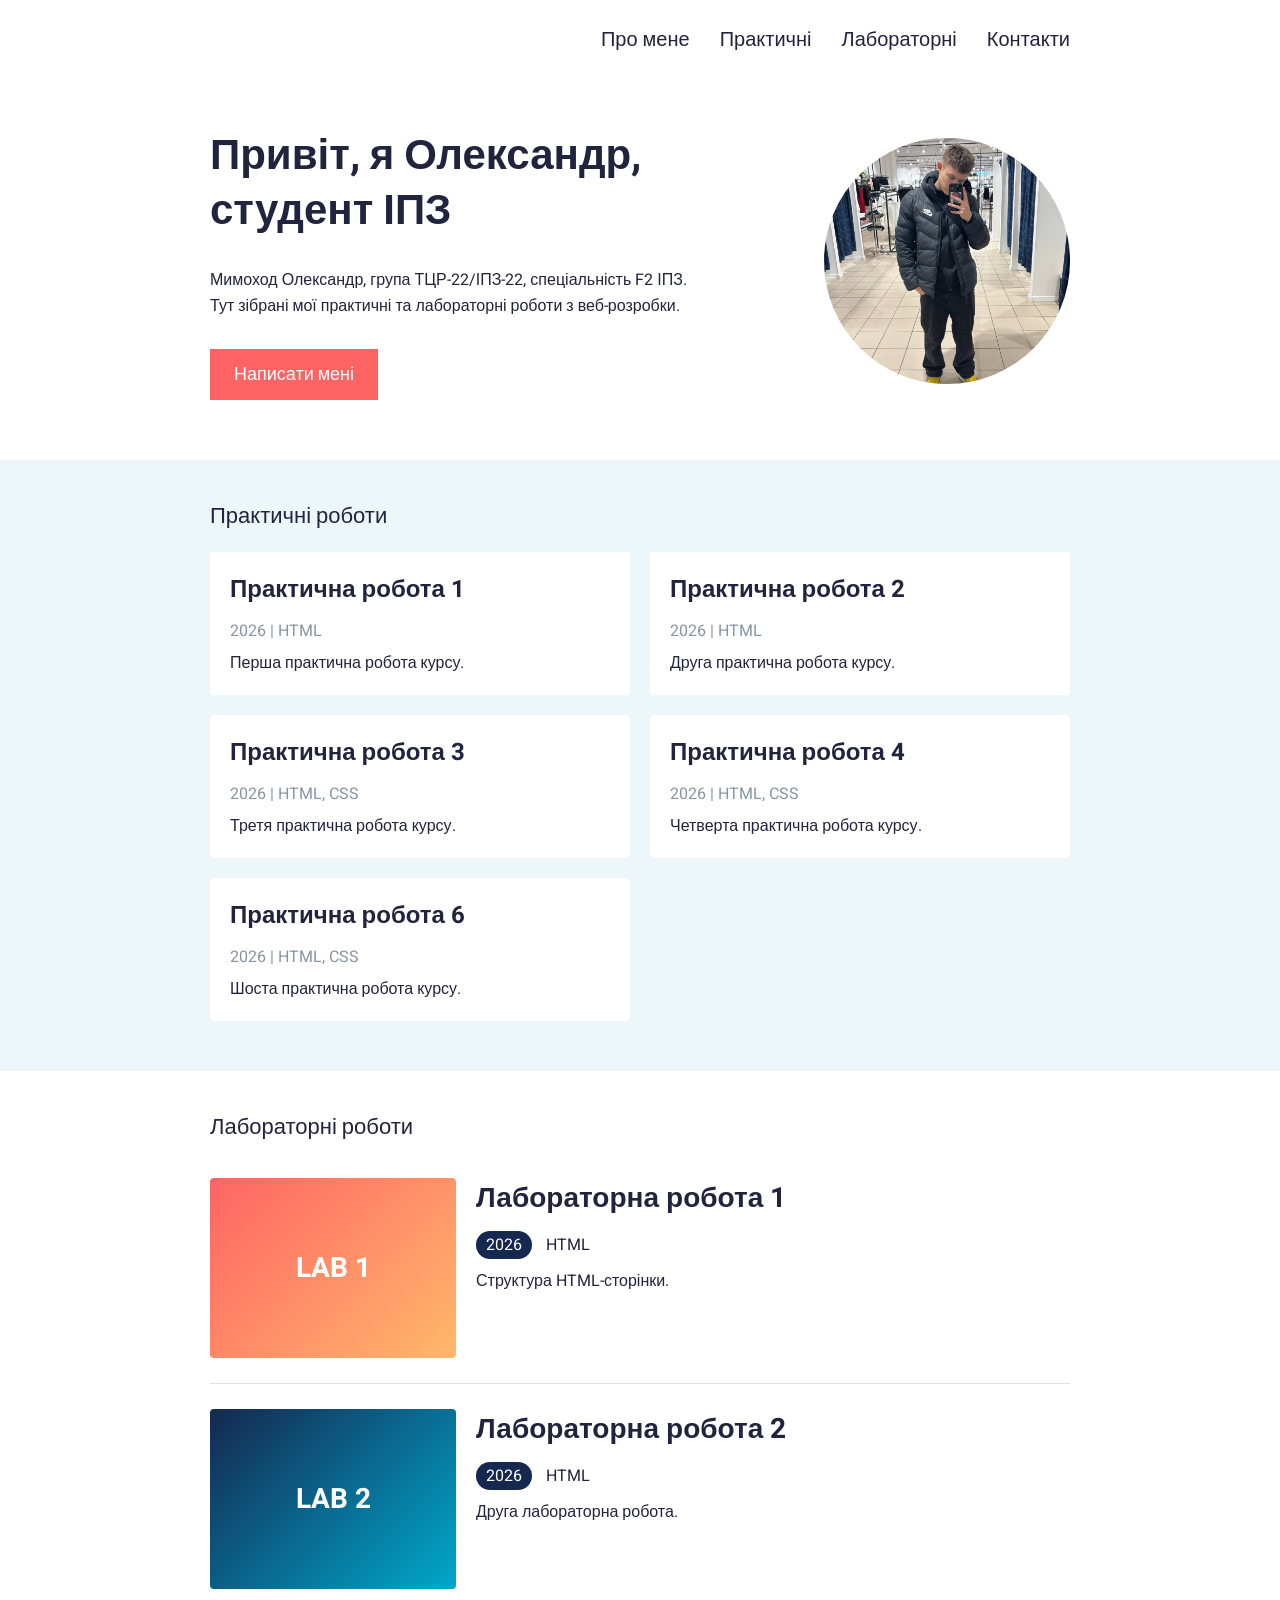
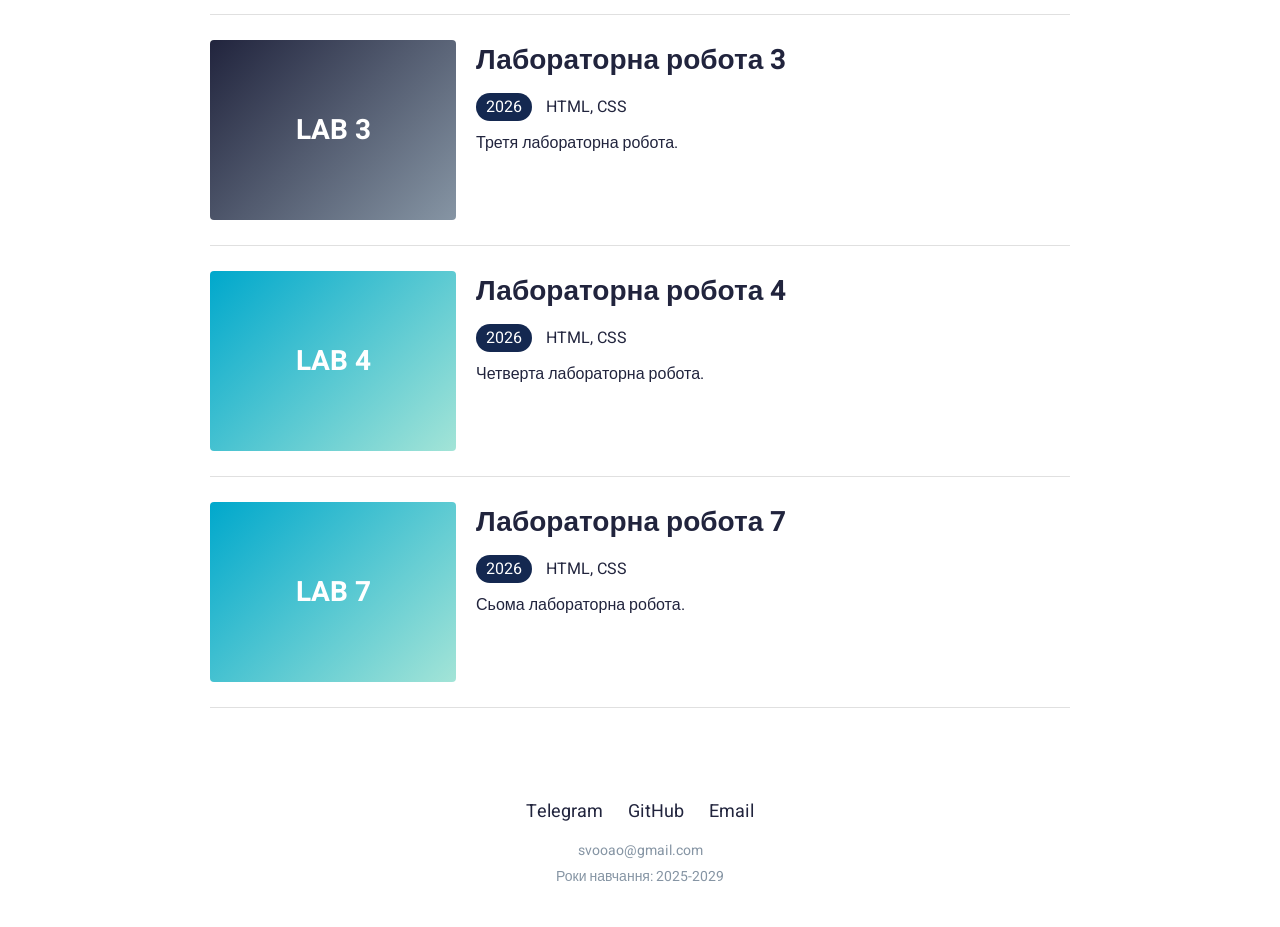
<file: index.html>
<!DOCTYPE html>
<html lang="uk">
<head>
    <meta charset="UTF-8">
    <meta name="viewport" content="width=device-width, initial-scale=1.0">
    <title>Особистий веб-сайт Мимохода Олександра</title>
    <link href="https://fonts.googleapis.com/css2?family=Heebo:wght@400;700&display=swap" rel="stylesheet">
    <link rel="stylesheet" href="style.css">
</head>

<body>


<header>
    <div class="container">
        <nav>
            <a href="#about">Про мене</a>
            <a href="#practical">Практичні</a>
            <a href="#laboratory">Лабораторні</a>
            <a href="#contacts">Контакти</a>
        </nav>
    </div>
</header>

<section id="about" class="hero">
    <div class="container hero-content">
        <div class="hero-text">
            <h1>Привіт, я Олександр,<br>студент ІПЗ</h1>
            <p>Мимоход Олександр, група ТЦР-22/ІПЗ-22, спеціальність F2 ІПЗ.
                Тут зібрані мої практичні та лабораторні роботи з веб-розробки.</p>
            <a href="mailto:svooao@gmail.com" class="btn">Написати мені</a>
        </div>
        <div class="hero-photo">
            <img src="PR1/images/photo.jpg" alt="Моє фото" width="246" height="246">
        </div>
    </div>
</section>


<section id="practical" class="practical-section">
    <div class="container">
        <h2>Практичні роботи</h2>
        <div class="cards">
            <div class="card">
                <h3><a href="PR1/practical1.html">Практична робота 1</a></h3>
                <p class="date">2026 | HTML</p>
                <p>Перша практична робота курсу.</p>
            </div>
            <div class="card">
                <h3><a href="LAB1/lab1.html">Практична робота 2</a></h3>
                <p class="date">2026 | HTML</p>
                <p>Друга практична робота курсу.</p>
            </div>
            <div class="card">
                <h3><a href="LAB3/lab3.html">Практична робота 3</a></h3>
                <p class="date">2026 | HTML, CSS</p>
                <p>Третя практична робота курсу.</p>
            </div>
            <div class="card">
                <h3><a href="PR4/PR4.html">Практична робота 4</a></h3>
                <p class="date">2026 | HTML, CSS</p>
                <p>Четверта практична робота курсу.</p>
            </div>
            <div class="card">
                <h3><a href="LAB6PR6/LAB6PR6.html">Практична робота 6</a></h3>
                <p class="date">2026 | HTML, CSS</p>
                <p>Шоста практична робота курсу.</p>
            </div>
        </div>
    </div>
</section>


<section id="laboratory">
    <div class="container">
        <h2>Лабораторні роботи</h2>

        <div class="lab-item">
            <a href="LAB1/lab1.html" class="lab-thumb" style="background: linear-gradient(135deg, #FF6464, #FFB86B);">
                LAB 1
            </a>
            <div>
                <h3><a href="LAB1/lab1.html">Лабораторна робота 1</a></h3>
                <p><span class="badge">2026</span> HTML</p>
                <p>Структура HTML-сторінки.</p>
            </div>
        </div>

        <div class="lab-item">
            <a href="LAB2/lab2.html" class="lab-thumb" style="background: linear-gradient(135deg, #142850, #00A8CC);">
                LAB 2
            </a>
            <div>
                <h3><a href="LAB2/lab2.html">Лабораторна робота 2</a></h3>
                <p><span class="badge">2026</span> HTML</p>
                <p>Друга лабораторна робота.</p>
            </div>
        </div>

        <div class="lab-item">
            <a href="LAB3/lab3.html" class="lab-thumb" style="background: linear-gradient(135deg, #21243D, #8695A4);">
                LAB 3
            </a>
            <div>
                <h3><a href="LAB3/lab3.html">Лабораторна робота 3</a></h3>
                <p><span class="badge">2026</span> HTML, CSS</p>
                <p>Третя лабораторна робота.</p>
            </div>
        </div>

        <div class="lab-item">
            <a href="LAB4/LAB4.html" class="lab-thumb" style="background: linear-gradient(135deg, #00A8CC, #A3E4D7);">
                LAB 4
            </a>
            <div>
                <h3><a href="LAB4/LAB4.html">Лабораторна робота 4</a></h3>
                <p><span class="badge">2026</span> HTML, CSS</p>
                <p>Четверта лабораторна робота.</p>
            </div>
        </div>
        <div class="lab-item">
            <a href="LAB4/LAB4.html" class="lab-thumb" style="background: linear-gradient(135deg, #00A8CC, #A3E4D7);">
                LAB 7
            </a>
            <div>
                <h3><a href="LAB7/index.html">Лабораторна робота 7</a></h3>
                <p><span class="badge">2026</span> HTML, CSS</p>
                <p>Сьома лабораторна робота.</p>
            </div>
        </div>

    </div>
</section>

<footer id="contacts">
    <div class="container">
        <div class="footer-links">
            <a href="https://web.telegram.org/a/#528684015" target="_blank">Telegram</a>
            <a href="https://github.com/sanya-2408" target="_blank">GitHub</a>
            <a href="mailto:svooao@gmail.com">Email</a>
        </div>
        <p>svooao@gmail.com</p>
        <p>Роки навчання: 2025-2029</p>
    </div>
</footer>

</body>
</html>
</file>
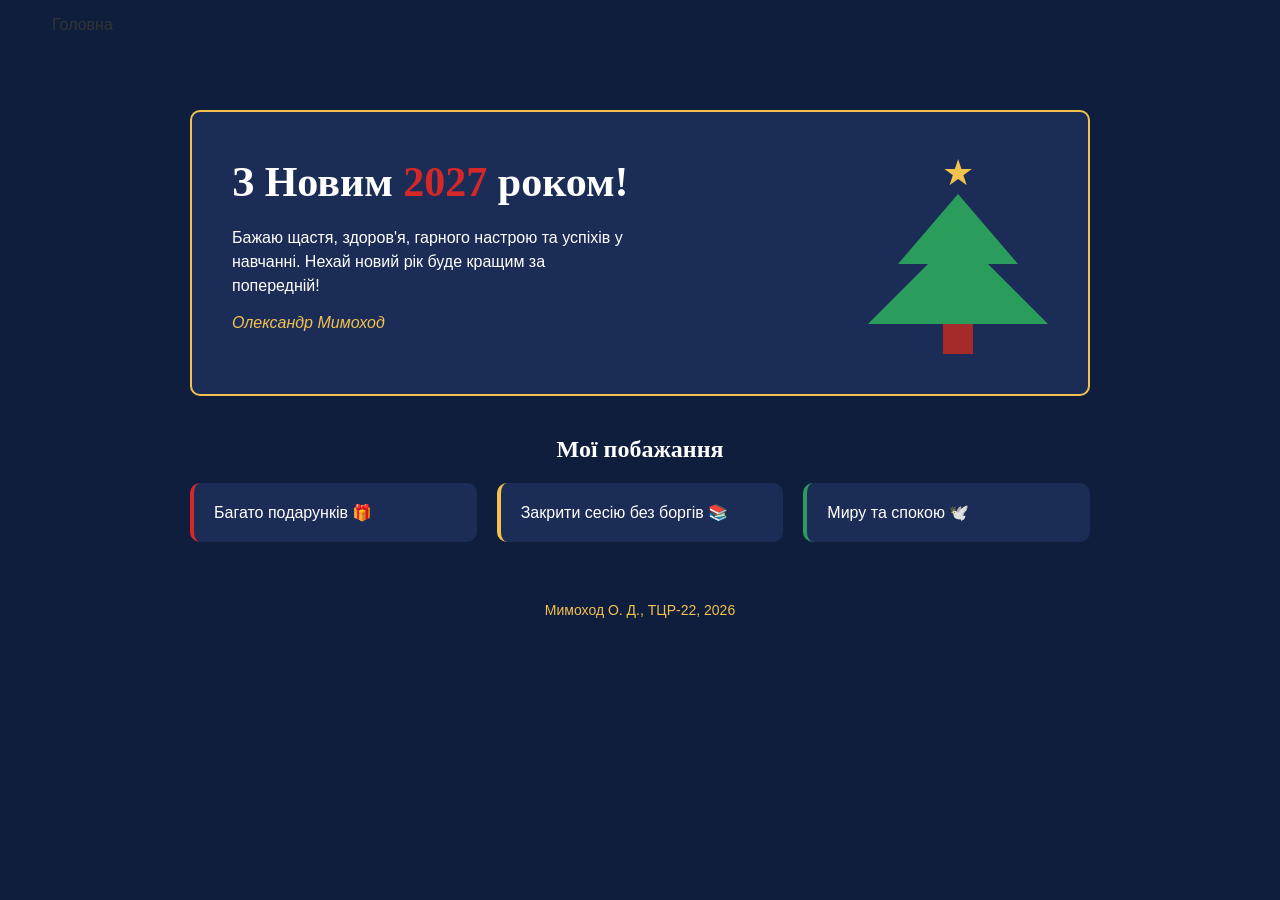
<file: LAB7/index.html>
<!DOCTYPE html>
<html lang="uk">
<head>
  <meta charset="UTF-8">
  <meta name="viewport" content="width=device-width, initial-scale=1.0">
  <title>З Новим роком!</title>
  <link rel="stylesheet" href="css/main.css">
</head>
<ul>
  <li><a href="../index.html">Головна</a></li>
</ul>
<body class="page">
  <div class="page__container">

    <div class="card">
      <div class="card__content">
        <h1 class="card__title">З Новим <span class="card__year">2027</span> роком!</h1>
        <p class="card__text">
          Бажаю щастя, здоров'я, гарного настрою та успіхів у навчанні.
          Нехай новий рік буде кращим за попередній!
        </p>
        <p class="card__author">Олександр Мимоход</p>
      </div>

      <div class="tree">
        <div class="tree__star">★</div>
        <div class="tree__part"></div>
        <div class="tree__part tree__part--big"></div>
        <div class="tree__trunk"></div>
      </div>
    </div>

    <div class="wishes">
      <h2 class="wishes__title">Мої побажання</h2>
      <ul class="wishes__list">
        <li class="wishes__item">Багато подарунків 🎁</li>
        <li class="wishes__item wishes__item--gold">Закрити сесію без боргів 📚</li>
        <li class="wishes__item wishes__item--green">Миру та спокою 🕊️</li>
      </ul>
    </div>

    <div class="footer">Мимоход О. Д., ТЦР-22, 2026</div>

  </div>
</body>
</html>
</file>
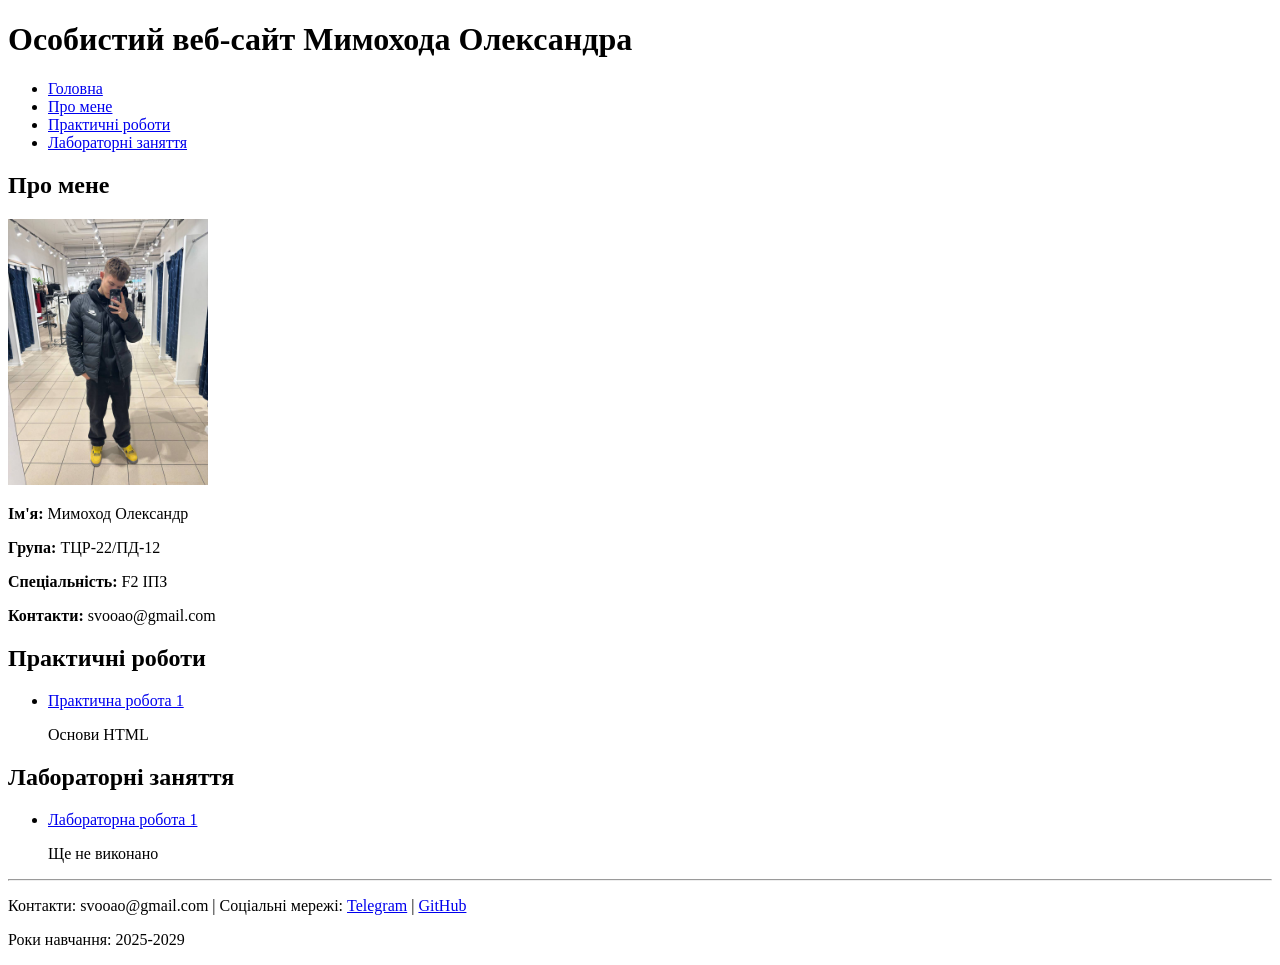
<file: PR1/index.html>
<!DOCTYPE html>
<html lang="uk">
<head>
    <meta charset="UTF-8">
    <title>Особистий веб-сайт Мимохода Олександра</title>
</head>

<body>

<header id="home">

    <h1>Особистий веб-сайт Мимохода Олександра</h1>

    <nav>
        <ul>
            <li><a href="#home">Головна</a></li>
            <li><a href="#about">Про мене</a></li>
            <li><a href="#practical">Практичні роботи</a></li>
            <li><a href="#laboratory">Лабораторні заняття</a></li>
        </ul>
    </nav>

</header>

<main>

    <section id="about">

        <h2>Про мене</h2>
        <img src="images/photo.jpg" alt="Фото" width="200">
        <p>
            <strong>Ім'я:</strong> Мимоход Олександр
        </p>

        <p>
            <strong>Група:</strong> ТЦР-22/ПД-12
        </p>

        <p>
            <strong>Спеціальність:</strong> F2 ІПЗ
        </p>

        <p>
            <strong>Контакти:</strong>
            svooao@gmail.com
        </p>

    </section>


    <section id="practical">

        <h2>Практичні роботи</h2>

        <ul>

            <li>
                <a href="practical1.html">
                    Практична робота 1
                </a>

                <p>
                    Основи HTML
                </p>
            </li>

        </ul>

    </section>


    <section id="laboratory">

        <h2>Лабораторні заняття</h2>

        <ul>

            <li>
                <a href="#">
                    Лабораторна робота 1
                </a>

                <p>
                    Ще не виконано
                </p>
            </li>

        </ul>

    </section>

</main>


<footer>

    <hr>

    <p>
        Контакти: svooao@gmail.com |
        Соціальні мережі:
        <a href="https://web.telegram.org/a/#528684015" target="_blank">Telegram</a> |
        <a href="https://github.com/sanya-2408" target="_blank">GitHub</a>
    </p>

    <p>
        Роки навчання: 2025-2029
    </p>


</footer>

</body>
</html>
</file>
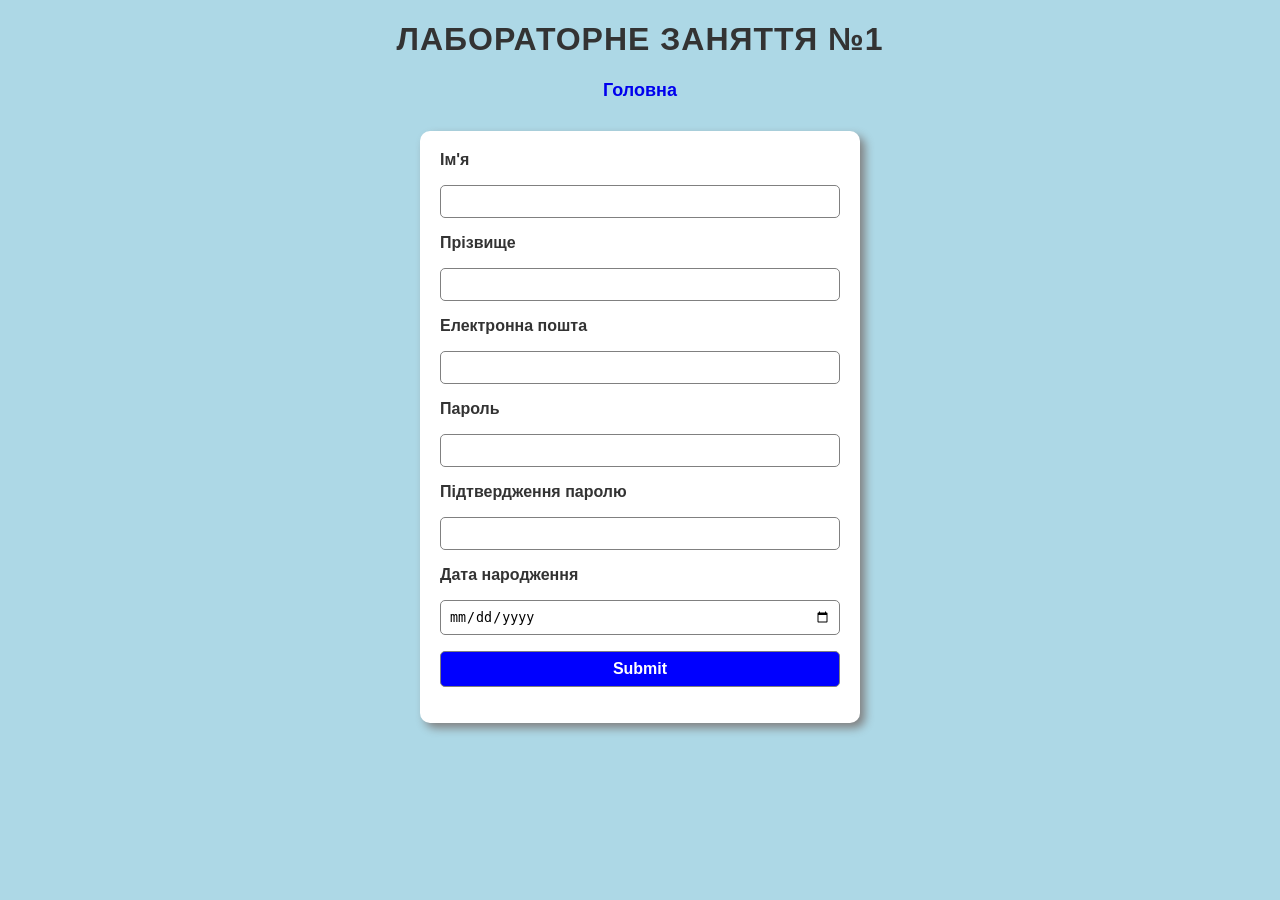
<file: LAB1/lab1.html>
<!DOCTYPE html>
<html lang="uk">
<head>
    <meta charset="UTF-8">
    <title>Лабораторне заняття №1</title>
    <link rel="stylesheet" href="style.css">
</head>

<body>

<header id="lab1">
<h1>Лабораторне заняття №1</h1>

    <nav>
        <a href="../index.html">Головна</a>
    </nav>
</header>
<main>

<form action="https://webhook.site/c5f0c026-59ec-4153-98e9-86c2c4749a0a">
    <label>Ім'я</label>
   <p><input type="text" name="name" required></p>
    <label>Прізвище</label>
    <p><input type="text" name="surname" required></p>
    <label>Електронна пошта</label>
    <p><input type="email" name="email" required></p>
    <label>Пароль</label>
    <p><input type="password" name="password" required></p>
    <label>Підтвердження паролю</label>
    <p><input type="password" name="password_confirm" required></p>
    <label>Дата народження</label>
    <p><input type="date" name="birthday"></p>
    <p><input type="submit" name="submit"></p>
</form>
</main>
</body>
</html>
</file>
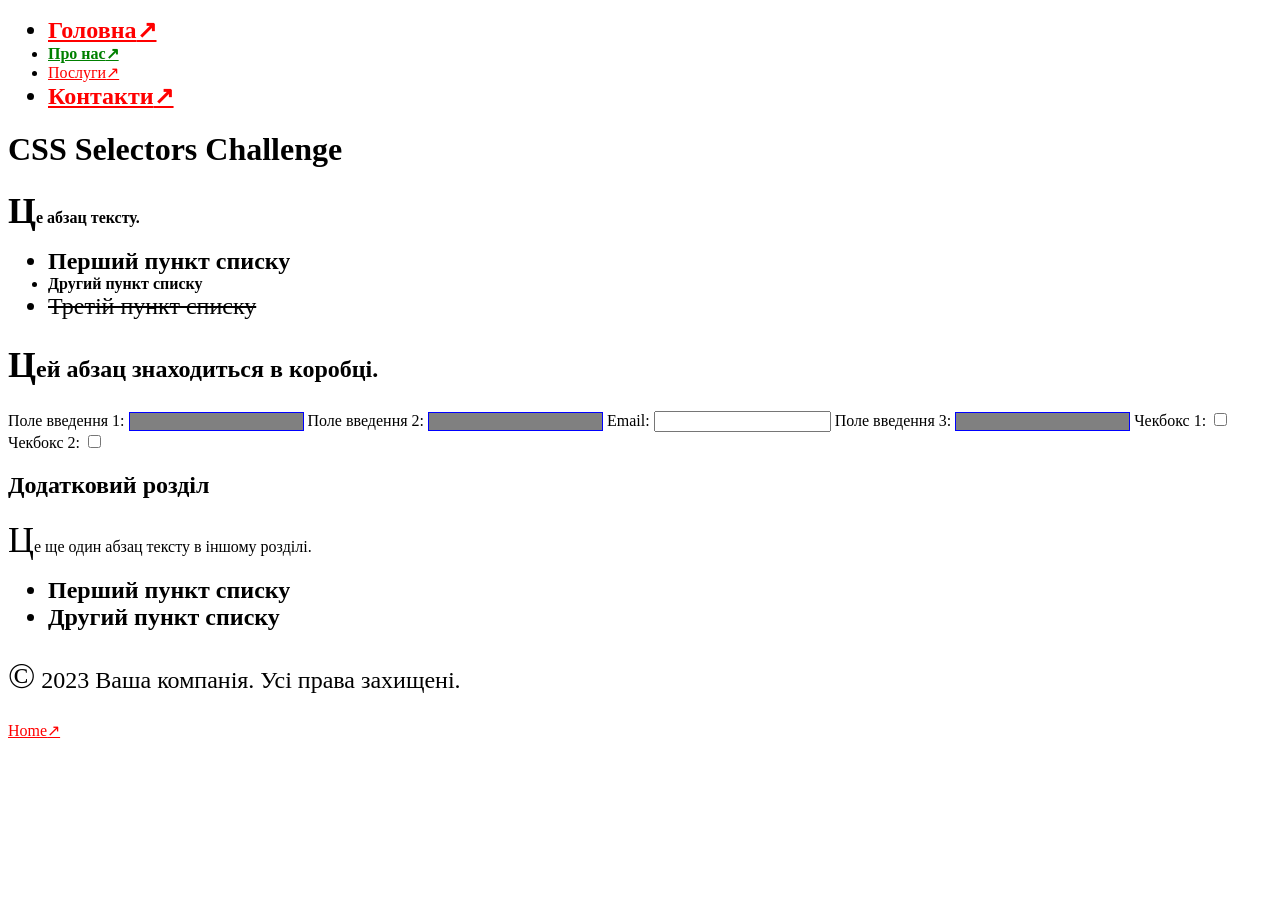
<file: LAB2/lab2.html>
<!DOCTYPE html>
<html lang="en">
<head>
    <meta charset="UTF-8">
    <meta name="viewport" content="width=device-width, initial-scale=1.0">
    <link rel="stylesheet" href="lab2.css">
    <title>CSS Selectors Challenge</title>
</head>
<body>
<header>
    <nav>
        <ul>
            <li><a href="../index.html">Головна</a></li>
            <li><a href="https://example.com">Про нас</a></li>
            <li><a href="#">Послуги</a></li>
            <li><a href="http://notrealsite.ua">Контакти</a></li>
        </ul>
    </nav>
</header>
<div class="container">
    <h1>CSS Selectors Challenge</h1>
    <p>Це абзац тексту.</p>
    <ul>
        <li>Перший пункт списку</li>
        <li class="special">Другий пункт списку</li>
        <li>Третій пункт списку</li>
    </ul>
    <div class="box">
        <p>Цей абзац знаходиться в коробці.</p>
    </div>
    <form>
        <label for="input1">Поле введення 1:</label>
        <input type="text" id="input1">
        <label for="input2">Поле введення 2:</label>
        <input type="text" id="input2" disabled>
        <label for="email1">Email:</label>
        <input type="email" id="email1">
        <label for="input3">Поле введення 3:</label>
        <input type="text" id="input3">
        <label for="check1">Чекбокс 1:</label>
        <input type="checkbox" id="check1">
        <label for="check2">Чекбокс 2:</label>
        <input type="checkbox" id="check2">
    </form>
</div>
<section>
    <h2>Додатковий розділ</h2>
    <p>Це ще один абзац тексту в іншому розділі.</p>
    <ul>
        <li>Перший пункт списку</li>
        <li>Другий пункт списку</li>
    </ul>
</section>
<footer>
    <p>&copy; 2023 Ваша компанія. Усі права захищені.</p>
    <a href="#">Home</a>
</footer>
</body>
</html>
</file>
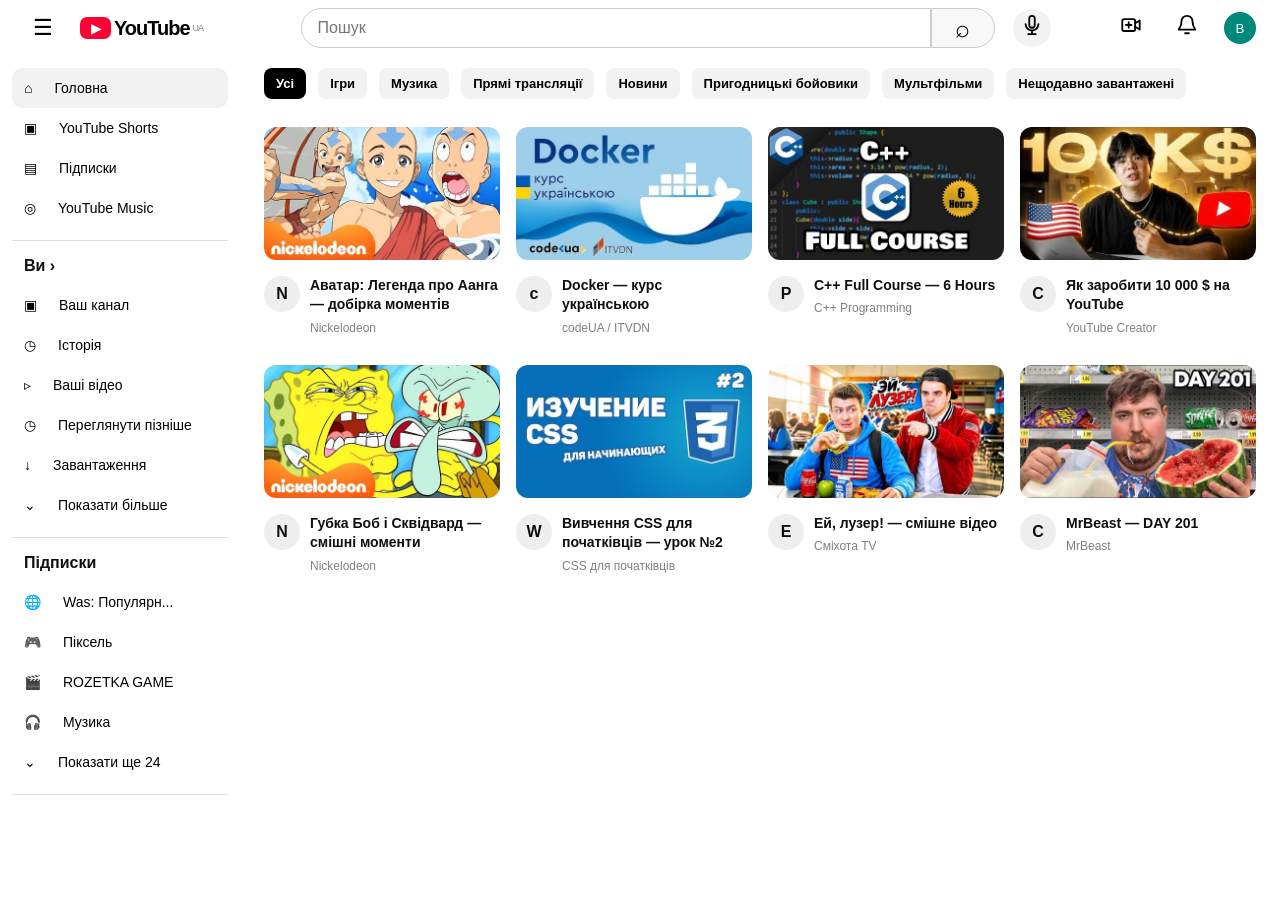
<file: LAB3 PR3/lab3.html>
<!DOCTYPE html>
<html lang="uk">
<head>
    <meta charset="UTF-8">
    <meta name="viewport" content="width=device-width, initial-scale=1.0">
    <title>YouTube</title>
    <link rel="stylesheet" href="style.css">
</head>
<body>
<header class="header">
    <div class="header-left">
        <button class="icon-button" aria-label="Відкрити меню">☰</button>
        <a class="brand" href="#"><span class="brand-icon">▶</span><strong>YouTube</strong><sup>UA</sup></a>
    </div>
    <div class="header-center">
        <form class="search" role="search">
            <input aria-label="Пошук" placeholder="Пошук" type="search">
            <button aria-label="Знайти" type="submit">⌕</button>
        </form>
        <button class="icon-button mic" aria-label="Голосовий пошук"><svg viewBox="0 0 24 24" aria-hidden="true"><rect x="9" y="2" width="6" height="13" rx="3"/><path d="M5 11a7 7 0 0 0 14 0M12 18v4M8 22h8"/></svg></button>
    </div>
    <div class="header-right">
        <button class="icon-button" aria-label="Створити"><svg viewBox="0 0 24 24" aria-hidden="true"><rect x="2.5" y="5.5" width="14" height="13" rx="2"/><path d="m16.5 10 5-3v10l-5-3M9.5 9v6M6.5 12h6"/></svg></button>
        <button class="icon-button" aria-label="Сповіщення"><svg viewBox="0 0 24 24" aria-hidden="true"><path d="M18 8a6 6 0 0 0-12 0c0 7-3 7-3 9h18c0-2-3-2-3-9ZM10 21h4"/></svg></button>
        <button class="avatar" aria-label="Профіль">B</button>
    </div>
</header>
<div class="layout">
    <aside class="sidebar">
        <nav class="nav-group">
            <a class="active" href="#">⌂ <span>Головна</span></a>
            <a href="#">▣ <span>YouTube Shorts</span></a>
            <a href="#">▤ <span>Підписки</span></a>
            <a href="#">◎ <span>YouTube Music</span></a>
        </nav>
        <nav class="nav-group">
            <h3>Ви ›</h3>
            <a href="#">▣ <span>Ваш канал</span></a>
            <a href="#">◷ <span>Історія</span></a>
            <a href="#">▹ <span>Ваші відео</span></a>
            <a href="#">◷ <span>Переглянути пізніше</span></a>
            <a href="#">↓ <span>Завантаження</span></a>
            <a href="#">⌄ <span>Показати більше</span></a>
        </nav>
        <nav class="nav-group">
            <h3>Підписки</h3>
            <a href="#"><span class="channel-icon">🌐</span><span>Was: Популярн...</span></a>
            <a href="#"><span class="channel-icon">🎮</span><span>Піксель</span></a>
            <a href="#"><span class="channel-icon">🎬</span><span>ROZETKA GAME</span></a>
            <a href="#"><span class="channel-icon">🎧</span><span>Музика</span></a>
            <a href="#">⌄ <span>Показати ще 24</span></a>
        </nav>
    </aside>
    <main class="main">
        <div class="categories">
            <button class="selected">Усі</button><button>Ігри</button><button>Музика</button><button>Прямі трансляції</button><button>Новини</button><button>Пригодницькі бойовики</button><button>Мультфільми</button><button>Нещодавно завантажені</button>
        </div>
        <section class="videos" aria-label="Рекомендовані відео">
            <article class="video-card">
                <img class="video-thumbnail" src="images/video-1.jpg" alt="Аватар: Легенда про Аанга — добірка моментів">
                <div class="video-details">
                    <div class="video-channel-avatar">N</div>
                    <div>
                        <h2 class="video-title">Аватар: Легенда про Аанга — добірка моментів</h2>
                        <p class="video-meta">Nickelodeon</p>
                    </div>
                </div>
            </article>
            <article class="video-card">
                <img class="video-thumbnail" src="images/video-2.jpg" alt="Docker — курс українською">
                <div class="video-details">
                    <div class="video-channel-avatar">c</div>
                    <div>
                        <h2 class="video-title">Docker — курс українською</h2>
                        <p class="video-meta">codeUA / ITVDN</p>
                    </div>
                </div>
            </article>
            <article class="video-card">
                <img class="video-thumbnail" src="images/video-3.jpg" alt="C++ Full Course — 6 Hours">
                <div class="video-details">
                    <div class="video-channel-avatar">P</div>
                    <div>
                        <h2 class="video-title">C++ Full Course — 6 Hours</h2>
                        <p class="video-meta">C++ Programming</p>
                    </div>
                </div>
            </article>
            <article class="video-card">
                <img class="video-thumbnail" src="images/video-4.jpg" alt="Як заробити 10 000 $ на YouTube">
                <div class="video-details">
                    <div class="video-channel-avatar">C</div>
                    <div>
                        <h2 class="video-title">Як заробити 10 000 $ на YouTube</h2>
                        <p class="video-meta">YouTube Creator</p>
                    </div>
                </div>
            </article>
            <article class="video-card">
                <img class="video-thumbnail" src="images/video-5.jpg" alt="Губка Боб і Сквідвард — смішні моменти">
                <div class="video-details">
                    <div class="video-channel-avatar">N</div>
                    <div>
                        <h2 class="video-title">Губка Боб і Сквідвард — смішні моменти</h2>
                        <p class="video-meta">Nickelodeon</p>
                    </div>
                </div>
            </article>
            <article class="video-card">
                <img class="video-thumbnail" src="images/video-6.jpg" alt="Вивчення CSS для початківців — урок №2">
                <div class="video-details">
                    <div class="video-channel-avatar">W</div>
                    <div>
                        <h2 class="video-title">Вивчення CSS для початківців — урок №2</h2>
                        <p class="video-meta">CSS для початківців</p>
                    </div>
                </div>
            </article>
            <article class="video-card">
                <img class="video-thumbnail" src="images/video-7.jpg" alt="Ей, лузер! — смішне відео">
                <div class="video-details">
                    <div class="video-channel-avatar">E</div>
                    <div>
                        <h2 class="video-title">Ей, лузер! — смішне відео</h2>
                        <p class="video-meta">Сміхота TV</p>
                    </div>
                </div>
            </article>
            <article class="video-card">
                <img class="video-thumbnail" src="images/video-8.jpg" alt="MrBeast — DAY 201">
                <div class="video-details">
                    <div class="video-channel-avatar">C</div>
                    <div>
                        <h2 class="video-title">MrBeast — DAY 201</h2>
                        <p class="video-meta">MrBeast</p>
                    </div>
                </div>
            </article>
        </section>
    </main>
</div>
</body>
</html>
</file>
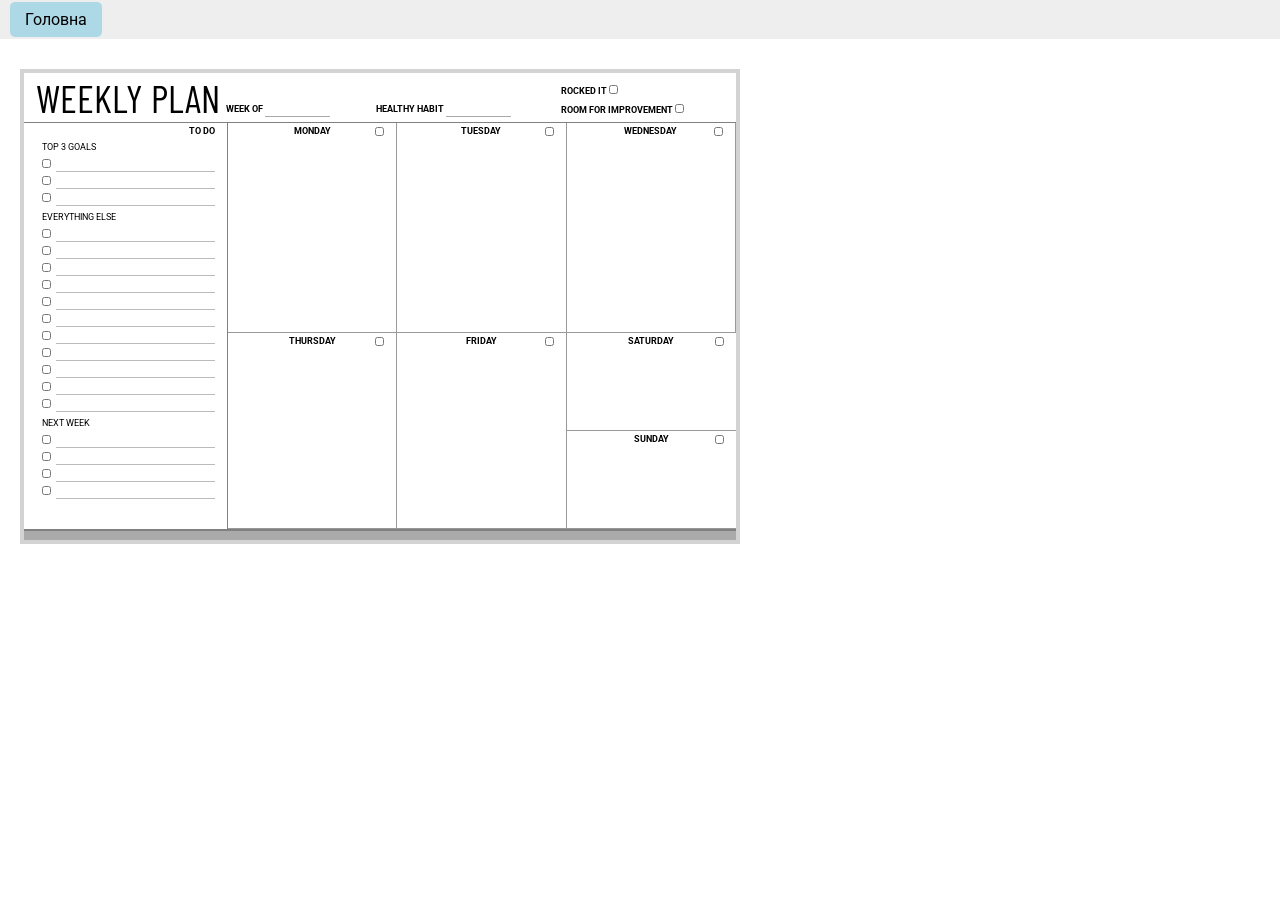
<file: LAB4/LAB4.html>
<!DOCTYPE html>
<html lang="uk">
<head>
    <meta charset="UTF-8">
    <title>Weekly Plan</title>
    <link rel="stylesheet" href="style.css">
    <link href="https://fonts.googleapis.com/css2?family=Barlow+Condensed:wght@400;500;600&family=Roboto:wght@400;500;700&display=swap" rel="stylesheet">
</head>
<body>
<nav>
    <ul>
        <li><a href="../index.html">Головна</a></li>
    </ul>
</nav>
<div class="planner">

    <header>
        <h1>WEEKLY PLAN</h1>

        <label class="week">
            WEEK OF <input type="text">
        </label>

        <label class="habit">
            HEALTHY HABIT <input type="text">
        </label>

        <div class="header-right">
            <label>ROCKED IT <input type="checkbox"></label>
            <label>ROOM FOR IMPROVEMENT <input type="checkbox"></label>
        </div>
    </header>

    <main class="grid">

        <aside class="sidebar">
            <h3>TO DO</h3>

            <section>
                <h4>TOP 3 GOALS</h4>
                <div class="tasks">
                    <label><input type="checkbox"><input type="text"></label>
                    <label><input type="checkbox"><input type="text"></label>
                    <label><input type="checkbox"><input type="text"></label>
                </div>
            </section>

            <section>
                <h4>EVERYTHING ELSE</h4>
                <div class="tasks">
                    <label><input type="checkbox"><input type="text"></label>
                    <label><input type="checkbox"><input type="text"></label>
                    <label><input type="checkbox"><input type="text"></label>
                    <label><input type="checkbox"><input type="text"></label>
                    <label><input type="checkbox"><input type="text"></label>
                    <label><input type="checkbox"><input type="text"></label>
                    <label><input type="checkbox"><input type="text"></label>
                    <label><input type="checkbox"><input type="text"></label>
                    <label><input type="checkbox"><input type="text"></label>
                    <label><input type="checkbox"><input type="text"></label>
                    <label><input type="checkbox"><input type="text"></label>
                </div>
            </section>

            <section>
                <h4>NEXT WEEK</h4>
                <div class="tasks">
                    <label><input type="checkbox"><input type="text"></label>
                    <label><input type="checkbox"><input type="text"></label>
                    <label><input type="checkbox"><input type="text"></label>
                    <label><input type="checkbox"><input type="text"></label>
                </div>
            </section>
        </aside>

        <div class="day monday">
            <h3>MONDAY <input type="checkbox"></h3>
            <textarea></textarea>
        </div>

        <div class="day tuesday">
            <h3>TUESDAY <input type="checkbox"></h3>
            <textarea></textarea>
        </div>

        <div class="day wednesday">
            <h3>WEDNESDAY <input type="checkbox"></h3>
            <textarea></textarea>
        </div>

        <div class="day thursday">
            <h3>THURSDAY <input type="checkbox"></h3>
            <textarea></textarea>
        </div>

        <div class="day friday">
            <h3>FRIDAY <input type="checkbox"></h3>
            <textarea></textarea>
        </div>

        <div class="weekend">
            <div class="day saturday">
                <h3>SATURDAY <input type="checkbox"></h3>
                <textarea></textarea>
            </div>

            <div class="day sunday">
                <h3>SUNDAY <input type="checkbox"></h3>
                <textarea></textarea>
            </div>
        </div>

    </main>

    <footer></footer>

</div>

</body>
</html>
</file>
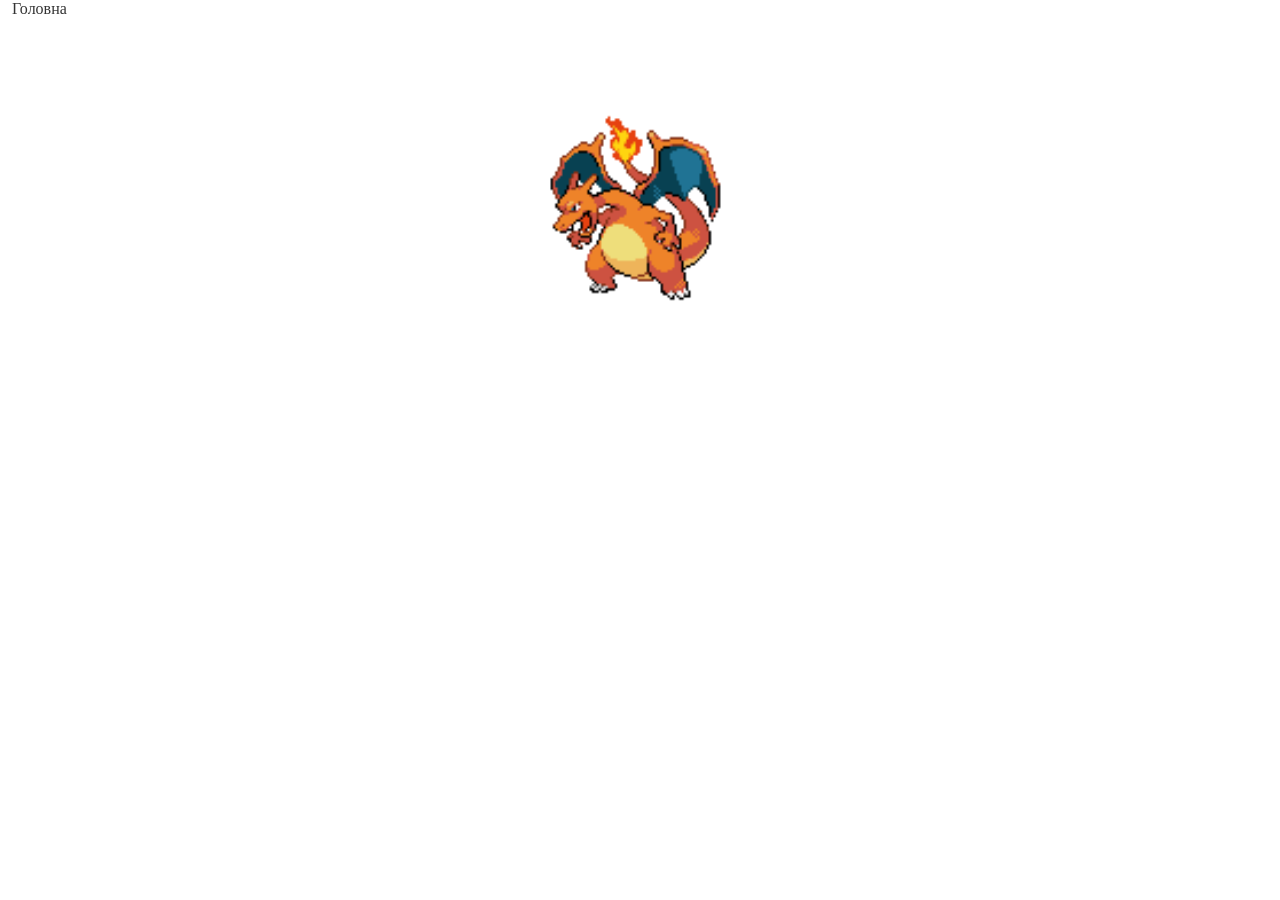
<file: LAB6PR6/LAB6PR6.html>
<!DOCTYPE html>
<html lang="ru">
<head>
  <meta charset="UTF-8">
  <meta name="viewport" content="width=device-width, initial-scale=1.0">
  <title>Pokémon Animation</title>
  <link rel="stylesheet" href="style.css">
</head>
<body>
<ul>
  <li><a href="../index.html">Головна</a></li>
</ul>
<main class="scene">
  <div class="pokeball">
    <img src="images/pokeball.png" alt="Pokeball">
  </div>

  <div class="flash"></div>

  <div class="pokemon">
    <img src="images/charizard.png" alt="Charizard">
  </div>
</main>

</body>
</html>
</file>
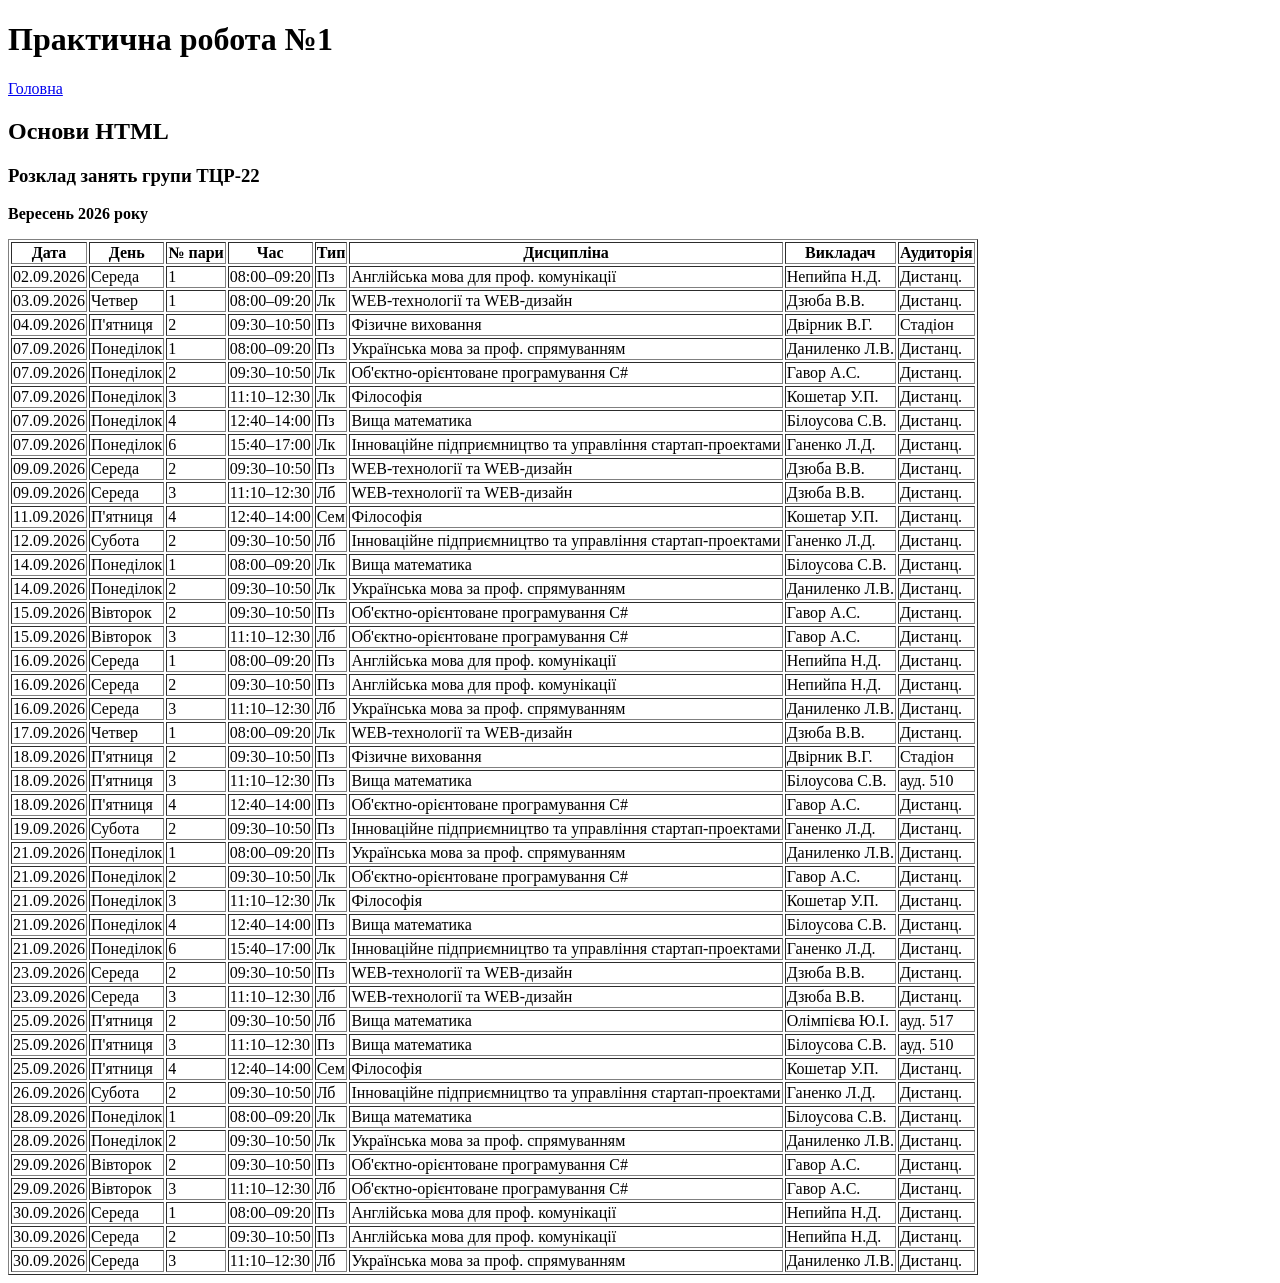
<file: PR1/practical1.html>
<!DOCTYPE html>
<html lang="uk">
<head>
    <meta charset="UTF-8">
    <title>Практична робота №1</title>
</head>

<body>

<header>
    <h1>Практична робота №1</h1>

    <nav>
        <a href="../index.html">Головна</a>
    </nav>
</header>

<main>

    <h2>Основи HTML</h2>

    <h3>Розклад занять групи ТЦР-22</h3>
    <p><strong>Вересень 2026 року</strong></p>

    <table border="1">
        <tr>
            <th>Дата</th>
            <th>День</th>
            <th>№ пари</th>
            <th>Час</th>
            <th>Тип</th>
            <th>Дисципліна</th>
            <th>Викладач</th>
            <th>Аудиторія</th>
        </tr>

        <tr>
            <td>02.09.2026</td>
            <td>Середа</td>
            <td>1</td>
            <td>08:00–09:20</td>
            <td>Пз</td>
            <td>Англійська мова для проф. комунікації</td>
            <td>Непийпа Н.Д.</td>
            <td>Дистанц.</td>
        </tr>

        <tr>
            <td>03.09.2026</td>
            <td>Четвер</td>
            <td>1</td>
            <td>08:00–09:20</td>
            <td>Лк</td>
            <td>WEB-технології та WEB-дизайн</td>
            <td>Дзюба В.В.</td>
            <td>Дистанц.</td>
        </tr>

        <tr>
            <td>04.09.2026</td>
            <td>П'ятниця</td>
            <td>2</td>
            <td>09:30–10:50</td>
            <td>Пз</td>
            <td>Фізичне виховання</td>
            <td>Двірник В.Г.</td>
            <td>Стадіон</td>
        </tr>

        <tr>
            <td>07.09.2026</td>
            <td>Понеділок</td>
            <td>1</td>
            <td>08:00–09:20</td>
            <td>Пз</td>
            <td>Українська мова за проф. спрямуванням</td>
            <td>Даниленко Л.В.</td>
            <td>Дистанц.</td>
        </tr>

        <tr>
            <td>07.09.2026</td>
            <td>Понеділок</td>
            <td>2</td>
            <td>09:30–10:50</td>
            <td>Лк</td>
            <td>Об'єктно-орієнтоване програмування C#</td>
            <td>Гавор А.С.</td>
            <td>Дистанц.</td>
        </tr>

        <tr>
            <td>07.09.2026</td>
            <td>Понеділок</td>
            <td>3</td>
            <td>11:10–12:30</td>
            <td>Лк</td>
            <td>Філософія</td>
            <td>Кошетар У.П.</td>
            <td>Дистанц.</td>
        </tr>

        <tr>
            <td>07.09.2026</td>
            <td>Понеділок</td>
            <td>4</td>
            <td>12:40–14:00</td>
            <td>Пз</td>
            <td>Вища математика</td>
            <td>Білоусова С.В.</td>
            <td>Дистанц.</td>
        </tr>

        <tr>
            <td>07.09.2026</td>
            <td>Понеділок</td>
            <td>6</td>
            <td>15:40–17:00</td>
            <td>Лк</td>
            <td>Інноваційне підприємництво та управління стартап-проектами</td>
            <td>Ганенко Л.Д.</td>
            <td>Дистанц.</td>
        </tr>

        <tr>
            <td>09.09.2026</td>
            <td>Середа</td>
            <td>2</td>
            <td>09:30–10:50</td>
            <td>Пз</td>
            <td>WEB-технології та WEB-дизайн</td>
            <td>Дзюба В.В.</td>
            <td>Дистанц.</td>
        </tr>

        <tr>
            <td>09.09.2026</td>
            <td>Середа</td>
            <td>3</td>
            <td>11:10–12:30</td>
            <td>Лб</td>
            <td>WEB-технології та WEB-дизайн</td>
            <td>Дзюба В.В.</td>
            <td>Дистанц.</td>
        </tr>

        <tr>
            <td>11.09.2026</td>
            <td>П'ятниця</td>
            <td>4</td>
            <td>12:40–14:00</td>
            <td>Сем</td>
            <td>Філософія</td>
            <td>Кошетар У.П.</td>
            <td>Дистанц.</td>
        </tr>

        <tr>
            <td>12.09.2026</td>
            <td>Субота</td>
            <td>2</td>
            <td>09:30–10:50</td>
            <td>Лб</td>
            <td>Інноваційне підприємництво та управління стартап-проектами</td>
            <td>Ганенко Л.Д.</td>
            <td>Дистанц.</td>
        </tr>

        <tr>
            <td>14.09.2026</td>
            <td>Понеділок</td>
            <td>1</td>
            <td>08:00–09:20</td>
            <td>Лк</td>
            <td>Вища математика</td>
            <td>Білоусова С.В.</td>
            <td>Дистанц.</td>
        </tr>

        <tr>
            <td>14.09.2026</td>
            <td>Понеділок</td>
            <td>2</td>
            <td>09:30–10:50</td>
            <td>Лк</td>
            <td>Українська мова за проф. спрямуванням</td>
            <td>Даниленко Л.В.</td>
            <td>Дистанц.</td>
        </tr>

        <tr>
            <td>15.09.2026</td>
            <td>Вівторок</td>
            <td>2</td>
            <td>09:30–10:50</td>
            <td>Пз</td>
            <td>Об'єктно-орієнтоване програмування C#</td>
            <td>Гавор А.С.</td>
            <td>Дистанц.</td>
        </tr>

        <tr>
            <td>15.09.2026</td>
            <td>Вівторок</td>
            <td>3</td>
            <td>11:10–12:30</td>
            <td>Лб</td>
            <td>Об'єктно-орієнтоване програмування C#</td>
            <td>Гавор А.С.</td>
            <td>Дистанц.</td>
        </tr>

        <tr>
            <td>16.09.2026</td>
            <td>Середа</td>
            <td>1</td>
            <td>08:00–09:20</td>
            <td>Пз</td>
            <td>Англійська мова для проф. комунікації</td>
            <td>Непийпа Н.Д.</td>
            <td>Дистанц.</td>
        </tr>

        <tr>
            <td>16.09.2026</td>
            <td>Середа</td>
            <td>2</td>
            <td>09:30–10:50</td>
            <td>Пз</td>
            <td>Англійська мова для проф. комунікації</td>
            <td>Непийпа Н.Д.</td>
            <td>Дистанц.</td>
        </tr>

        <tr>
            <td>16.09.2026</td>
            <td>Середа</td>
            <td>3</td>
            <td>11:10–12:30</td>
            <td>Лб</td>
            <td>Українська мова за проф. спрямуванням</td>
            <td>Даниленко Л.В.</td>
            <td>Дистанц.</td>
        </tr>

        <tr>
            <td>17.09.2026</td>
            <td>Четвер</td>
            <td>1</td>
            <td>08:00–09:20</td>
            <td>Лк</td>
            <td>WEB-технології та WEB-дизайн</td>
            <td>Дзюба В.В.</td>
            <td>Дистанц.</td>
        </tr>

        <tr>
            <td>18.09.2026</td>
            <td>П'ятниця</td>
            <td>2</td>
            <td>09:30–10:50</td>
            <td>Пз</td>
            <td>Фізичне виховання</td>
            <td>Двірник В.Г.</td>
            <td>Стадіон</td>
        </tr>

        <tr>
            <td>18.09.2026</td>
            <td>П'ятниця</td>
            <td>3</td>
            <td>11:10–12:30</td>
            <td>Пз</td>
            <td>Вища математика</td>
            <td>Білоусова С.В.</td>
            <td>ауд. 510</td>
        </tr>

        <tr>
            <td>18.09.2026</td>
            <td>П'ятниця</td>
            <td>4</td>
            <td>12:40–14:00</td>
            <td>Пз</td>
            <td>Об'єктно-орієнтоване програмування C#</td>
            <td>Гавор А.С.</td>
            <td>Дистанц.</td>
        </tr>

        <tr>
            <td>19.09.2026</td>
            <td>Субота</td>
            <td>2</td>
            <td>09:30–10:50</td>
            <td>Пз</td>
            <td>Інноваційне підприємництво та управління стартап-проектами</td>
            <td>Ганенко Л.Д.</td>
            <td>Дистанц.</td>
        </tr>

        <tr>
            <td>21.09.2026</td>
            <td>Понеділок</td>
            <td>1</td>
            <td>08:00–09:20</td>
            <td>Пз</td>
            <td>Українська мова за проф. спрямуванням</td>
            <td>Даниленко Л.В.</td>
            <td>Дистанц.</td>
        </tr>

        <tr>
            <td>21.09.2026</td>
            <td>Понеділок</td>
            <td>2</td>
            <td>09:30–10:50</td>
            <td>Лк</td>
            <td>Об'єктно-орієнтоване програмування C#</td>
            <td>Гавор А.С.</td>
            <td>Дистанц.</td>
        </tr>

        <tr>
            <td>21.09.2026</td>
            <td>Понеділок</td>
            <td>3</td>
            <td>11:10–12:30</td>
            <td>Лк</td>
            <td>Філософія</td>
            <td>Кошетар У.П.</td>
            <td>Дистанц.</td>
        </tr>

        <tr>
            <td>21.09.2026</td>
            <td>Понеділок</td>
            <td>4</td>
            <td>12:40–14:00</td>
            <td>Пз</td>
            <td>Вища математика</td>
            <td>Білоусова С.В.</td>
            <td>Дистанц.</td>
        </tr>

        <tr>
            <td>21.09.2026</td>
            <td>Понеділок</td>
            <td>6</td>
            <td>15:40–17:00</td>
            <td>Лк</td>
            <td>Інноваційне підприємництво та управління стартап-проектами</td>
            <td>Ганенко Л.Д.</td>
            <td>Дистанц.</td>
        </tr>

        <tr>
            <td>23.09.2026</td>
            <td>Середа</td>
            <td>2</td>
            <td>09:30–10:50</td>
            <td>Пз</td>
            <td>WEB-технології та WEB-дизайн</td>
            <td>Дзюба В.В.</td>
            <td>Дистанц.</td>
        </tr>

        <tr>
            <td>23.09.2026</td>
            <td>Середа</td>
            <td>3</td>
            <td>11:10–12:30</td>
            <td>Лб</td>
            <td>WEB-технології та WEB-дизайн</td>
            <td>Дзюба В.В.</td>
            <td>Дистанц.</td>
        </tr>

        <tr>
            <td>25.09.2026</td>
            <td>П'ятниця</td>
            <td>2</td>
            <td>09:30–10:50</td>
            <td>Лб</td>
            <td>Вища математика</td>
            <td>Олімпієва Ю.І.</td>
            <td>ауд. 517</td>
        </tr>

        <tr>
            <td>25.09.2026</td>
            <td>П'ятниця</td>
            <td>3</td>
            <td>11:10–12:30</td>
            <td>Пз</td>
            <td>Вища математика</td>
            <td>Білоусова С.В.</td>
            <td>ауд. 510</td>
        </tr>

        <tr>
            <td>25.09.2026</td>
            <td>П'ятниця</td>
            <td>4</td>
            <td>12:40–14:00</td>
            <td>Сем</td>
            <td>Філософія</td>
            <td>Кошетар У.П.</td>
            <td>Дистанц.</td>
        </tr>

        <tr>
            <td>26.09.2026</td>
            <td>Субота</td>
            <td>2</td>
            <td>09:30–10:50</td>
            <td>Лб</td>
            <td>Інноваційне підприємництво та управління стартап-проектами</td>
            <td>Ганенко Л.Д.</td>
            <td>Дистанц.</td>
        </tr>

        <tr>
            <td>28.09.2026</td>
            <td>Понеділок</td>
            <td>1</td>
            <td>08:00–09:20</td>
            <td>Лк</td>
            <td>Вища математика</td>
            <td>Білоусова С.В.</td>
            <td>Дистанц.</td>
        </tr>

        <tr>
            <td>28.09.2026</td>
            <td>Понеділок</td>
            <td>2</td>
            <td>09:30–10:50</td>
            <td>Лк</td>
            <td>Українська мова за проф. спрямуванням</td>
            <td>Даниленко Л.В.</td>
            <td>Дистанц.</td>
        </tr>

        <tr>
            <td>29.09.2026</td>
            <td>Вівторок</td>
            <td>2</td>
            <td>09:30–10:50</td>
            <td>Пз</td>
            <td>Об'єктно-орієнтоване програмування C#</td>
            <td>Гавор А.С.</td>
            <td>Дистанц.</td>
        </tr>

        <tr>
            <td>29.09.2026</td>
            <td>Вівторок</td>
            <td>3</td>
            <td>11:10–12:30</td>
            <td>Лб</td>
            <td>Об'єктно-орієнтоване програмування C#</td>
            <td>Гавор А.С.</td>
            <td>Дистанц.</td>
        </tr>

        <tr>
            <td>30.09.2026</td>
            <td>Середа</td>
            <td>1</td>
            <td>08:00–09:20</td>
            <td>Пз</td>
            <td>Англійська мова для проф. комунікації</td>
            <td>Непийпа Н.Д.</td>
            <td>Дистанц.</td>
        </tr>

        <tr>
            <td>30.09.2026</td>
            <td>Середа</td>
            <td>2</td>
            <td>09:30–10:50</td>
            <td>Пз</td>
            <td>Англійська мова для проф. комунікації</td>
            <td>Непийпа Н.Д.</td>
            <td>Дистанц.</td>
        </tr>

        <tr>
            <td>30.09.2026</td>
            <td>Середа</td>
            <td>3</td>
            <td>11:10–12:30</td>
            <td>Лб</td>
            <td>Українська мова за проф. спрямуванням</td>
            <td>Даниленко Л.В.</td>
            <td>Дистанц.</td>
        </tr>

    </table>

</main>


</body>
</html>
</file>
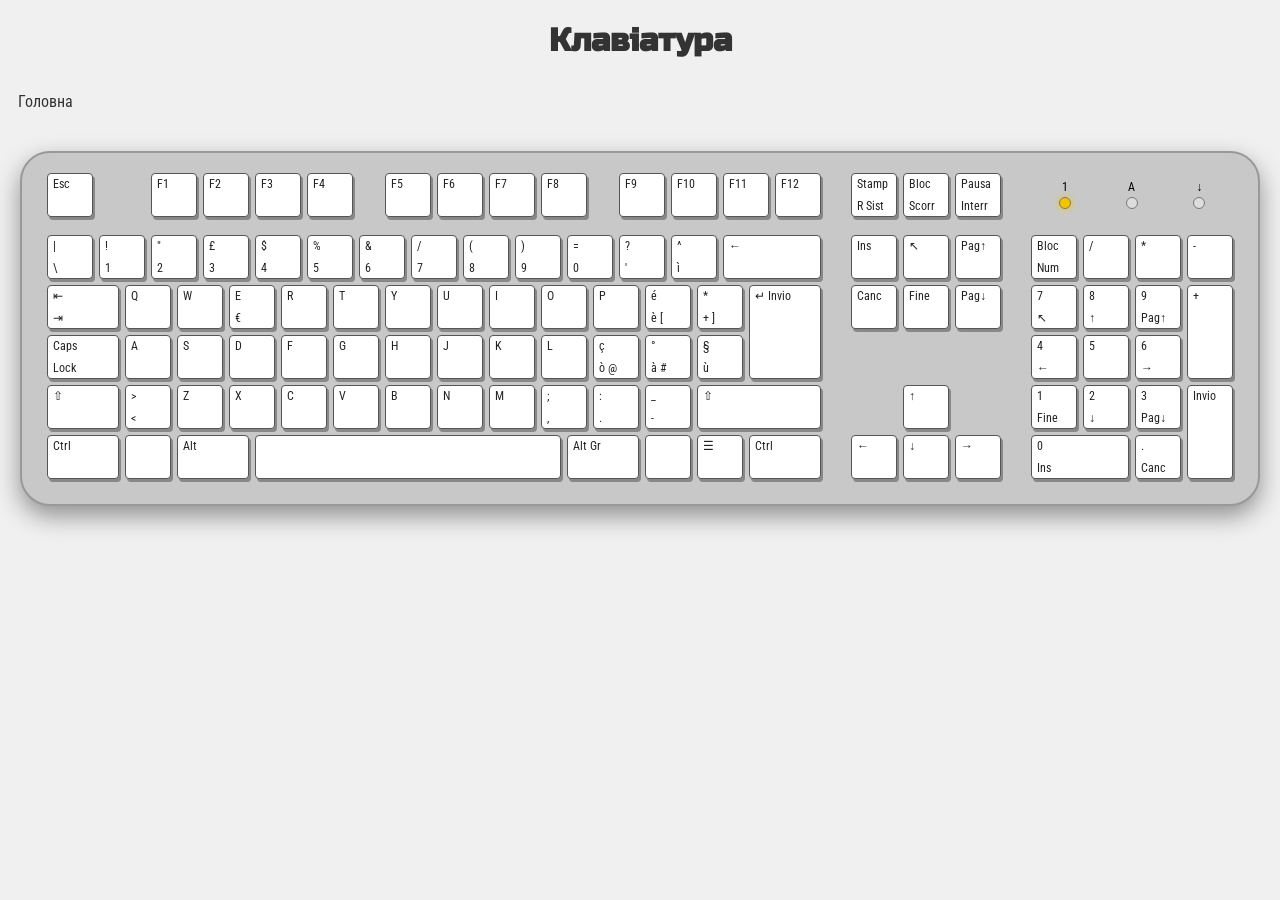
<file: PR4/PR4.html>
<!DOCTYPE html>
<html lang="uk">
<head>
    <meta charset="UTF-8">
    <title>Практична робота 4</title>
    <link href="https://fonts.googleapis.com/css2?family=Roboto+Condensed&family=Russo+One&display=swap" rel="stylesheet">
    <link rel="stylesheet" href="style.css">
</head>
<body>

<h1>Клавіатура</h1>
<ul>
    <li><a href="../index.html">Головна</a></li>
</ul>
<div class="keyboard">

    <div class="func">
        <button class="key"><span>Esc</span></button>
        <div class="space2"></div>
        <button class="key"><span>F1</span></button>
        <button class="key"><span>F2</span></button>
        <button class="key"><span>F3</span></button>
        <button class="key"><span>F4</span></button>
        <div class="space1"></div>
        <button class="key"><span>F5</span></button>
        <button class="key"><span>F6</span></button>
        <button class="key"><span>F7</span></button>
        <button class="key"><span>F8</span></button>
        <div class="space1"></div>
        <button class="key"><span>F9</span></button>
        <button class="key"><span>F10</span></button>
        <button class="key"><span>F11</span></button>
        <button class="key"><span>F12</span></button>
    </div>

    <div class="top">
        <button class="key"><span>Stamp</span><span>R Sist</span></button>
        <button class="key"><span>Bloc</span><span>Scorr</span></button>
        <button class="key"><span>Pausa</span><span>Interr</span></button>
    </div>

    <div class="lights">
        <div class="light">1<div class="lamp on"></div></div>
        <div class="light">A<div class="lamp"></div></div>
        <div class="light">↓<div class="lamp"></div></div>
    </div>

    <div class="main">
        <button class="key"><span>|</span><span>\</span></button>
        <button class="key"><span>!</span><span>1</span></button>
        <button class="key"><span>"</span><span>2</span></button>
        <button class="key"><span>£</span><span>3</span></button>
        <button class="key"><span>$</span><span>4</span></button>
        <button class="key"><span>%</span><span>5</span></button>
        <button class="key"><span>&amp;</span><span>6</span></button>
        <button class="key"><span>/</span><span>7</span></button>
        <button class="key"><span>(</span><span>8</span></button>
        <button class="key"><span>)</span><span>9</span></button>
        <button class="key"><span>=</span><span>0</span></button>
        <button class="key"><span>?</span><span>'</span></button>
        <button class="key"><span>^</span><span>ì</span></button>
        <button class="key w4"><span>←</span></button>

        <button class="key w3"><span>⇤</span><span>⇥</span></button>
        <button class="key"><span>Q</span></button>
        <button class="key"><span>W</span></button>
        <button class="key"><span>E</span><span>€</span></button>
        <button class="key"><span>R</span></button>
        <button class="key"><span>T</span></button>
        <button class="key"><span>Y</span></button>
        <button class="key"><span>U</span></button>
        <button class="key"><span>I</span></button>
        <button class="key"><span>O</span></button>
        <button class="key"><span>P</span></button>
        <button class="key"><span>é</span><span>è [</span></button>
        <button class="key"><span>*</span><span>+ ]</span></button>
        <button class="key w3 enter"><span>↵ Invio</span></button>

        <button class="key w3"><span>Caps</span><span>Lock</span></button>
        <button class="key"><span>A</span></button>
        <button class="key"><span>S</span></button>
        <button class="key"><span>D</span></button>
        <button class="key"><span>F</span></button>
        <button class="key"><span>G</span></button>
        <button class="key"><span>H</span></button>
        <button class="key"><span>J</span></button>
        <button class="key"><span>K</span></button>
        <button class="key"><span>L</span></button>
        <button class="key"><span>ç</span><span>ò @</span></button>
        <button class="key"><span>°</span><span>à #</span></button>
        <button class="key"><span>§</span><span>ù</span></button>

        <button class="key w3"><span>⇧</span></button>
        <button class="key"><span>&gt;</span><span>&lt;</span></button>
        <button class="key"><span>Z</span></button>
        <button class="key"><span>X</span></button>
        <button class="key"><span>C</span></button>
        <button class="key"><span>V</span></button>
        <button class="key"><span>B</span></button>
        <button class="key"><span>N</span></button>
        <button class="key"><span>M</span></button>
        <button class="key"><span>;</span><span>,</span></button>
        <button class="key"><span>:</span><span>.</span></button>
        <button class="key"><span>_</span><span>-</span></button>
        <button class="key w5"><span>⇧</span></button>

        <button class="key w3"><span>Ctrl</span></button>
        <button class="key"></button>
        <button class="key w3"><span>Alt</span></button>
        <button class="key w12"></button>
        <button class="key w3"><span>Alt Gr</span></button>
        <button class="key"></button>
        <button class="key"><span>☰</span></button>
        <button class="key w3"><span>Ctrl</span></button>
    </div>

    <div class="nav">
        <button class="key"><span>Ins</span></button>
        <button class="key"><span>↖</span></button>
        <button class="key"><span>Pag↑</span></button>

        <button class="key"><span>Canc</span></button>
        <button class="key"><span>Fine</span></button>
        <button class="key"><span>Pag↓</span></button>

        <button class="key up"><span>↑</span></button>

        <button class="key left"><span>←</span></button>
        <button class="key down"><span>↓</span></button>
        <button class="key right"><span>→</span></button>
    </div>

    <div class="numpad">
        <button class="key"><span>Bloc</span><span>Num</span></button>
        <button class="key"><span>/</span></button>
        <button class="key"><span>*</span></button>
        <button class="key"><span>-</span></button>

        <button class="key"><span>7</span><span>↖</span></button>
        <button class="key"><span>8</span><span>↑</span></button>
        <button class="key"><span>9</span><span>Pag↑</span></button>
        <button class="key tall"><span>+</span></button>

        <button class="key"><span>4</span><span>←</span></button>
        <button class="key"><span>5</span></button>
        <button class="key"><span>6</span><span>→</span></button>

        <button class="key"><span>1</span><span>Fine</span></button>
        <button class="key"><span>2</span><span>↓</span></button>
        <button class="key"><span>3</span><span>Pag↓</span></button>
        <button class="key tall"><span>Invio</span></button>

        <button class="key zero"><span>0</span><span>Ins</span></button>
        <button class="key"><span>.</span><span>Canc</span></button>
    </div>

</div>

</body>
</html>
</file>
<file: style.css>
* {
    margin: 0;
    padding: 0;
    box-sizing: border-box;
}

body {
    font-family: 'Heebo', sans-serif;
    color: #21243D;
}

a {
    text-decoration: none;
    color: inherit;
}

img {
    max-width: 100%;
}

.container {
    max-width: 900px;
    margin: 0 auto;
    padding-left: 20px;
    padding-right: 20px;
}

header {
    padding-top: 25px;
    padding-bottom: 25px;
}

nav {
    display: flex;
    justify-content: flex-end;
    gap: 30px;
}

nav a {
    font-size: 20px;
}

nav a:hover {
    color: #FF6464;
}

.hero {
    padding-top: 50px;
    padding-bottom: 60px;
}

.hero-content {
    display: flex;
    align-items: center;
    justify-content: space-between;
}

.hero-text {
    max-width: 500px;
}

.hero-text h1 {
    font-size: 42px;
    line-height: 1.3;
    margin-bottom: 30px;
}

.hero-text p {
    font-size: 16px;
    line-height: 1.6;
    margin-bottom: 30px;
}

.btn {
    display: inline-block;
    background-color: #FF6464;
    color: white;
    padding: 12px 24px;
    font-size: 18px;
}

.btn:hover {
    opacity: 0.9;
}

.hero-photo img {
    width: 246px;
    height: 246px;
    border-radius: 50%;
    object-fit: cover;
}

.practical-section {
    background-color: #EDF7FA;
    padding-top: 40px;
    padding-bottom: 50px;
}

.practical-section h2 {
    font-size: 22px;
    font-weight: normal;
    margin-bottom: 20px;
}

.cards {
    display: flex;
    flex-wrap: wrap;
    gap: 20px;
}

.card {
    background: white;
    padding: 20px;
    width: calc(50% - 10px);
    border-radius: 4px;
}

.card h3 {
    font-size: 24px;
    margin-bottom: 12px;
}

.card h3 a:hover {
    color: #FF6464;
}

.card .date {
    color: #8695A4;
    margin-bottom: 8px;
}

#laboratory {
    padding-top: 40px;
    padding-bottom: 60px;
}

#laboratory h2 {
    font-size: 22px;
    font-weight: normal;
    margin-bottom: 10px;
}

.lab-item {
    display: flex;
    gap: 20px;
    padding-top: 25px;
    padding-bottom: 25px;
    border-bottom: 1px solid #E0E0E0;
}

.lab-thumb {
    display: flex;
    align-items: center;
    justify-content: center;
    width: 246px;
    min-width: 246px;
    height: 180px;
    border-radius: 4px;
    color: white;
    font-size: 28px;
    font-weight: bold;
}

.lab-item h3 {
    font-size: 28px;
    margin-bottom: 12px;
}

.lab-item h3 a:hover {
    color: #FF6464;
}

.badge {
    display: inline-block;
    background-color: #142850;
    color: white;
    padding: 2px 10px;
    border-radius: 16px;
    font-size: 16px;
    margin-right: 10px;
    margin-bottom: 10px;
}

footer {
    text-align: center;
    padding-top: 30px;
    padding-bottom: 40px;
}

.footer-links {
    display: flex;
    justify-content: center;
    gap: 25px;
    margin-bottom: 15px;
}

.footer-links a {
    font-size: 18px;
}

.footer-links a:hover {
    color: #FF6464;
}

footer p {
    font-size: 14px;
    color: #8695A4;
    margin-top: 5px;
}
@media (max-width: 768px) {
    .container {
        max-width: 100%;
    }

    .hero-content {
        gap: 30px;
    }

    .hero-text h1 {
        font-size: 34px;
    }

    .hero-photo img {
        width: 200px;
        height: 200px;
    }

    .card {
        width: 100%;
    }

    .lab-thumb {
        width: 200px;
        min-width: 200px;
        height: 150px;
    }

    .lab-item h3 {
        font-size: 24px;
    }
}

@media (max-width: 600px) {
    header {
        padding: 20px 0;
    }

    nav {
        justify-content: center;
        flex-wrap: wrap;
        gap: 15px;
    }

    nav a {
        font-size: 16px;
    }

    .hero {
        padding-top: 30px;
        padding-bottom: 40px;
    }

    .hero-content {
        flex-direction: column-reverse;
        text-align: center;
    }

    .hero-text h1 {
        font-size: 30px;
        margin-bottom: 20px;
    }

    .hero-text p {
        font-size: 15px;
    }

    .hero-photo img {
        width: 180px;
        height: 180px;
    }

    .practical-section,
    #laboratory {
        padding-top: 30px;
        padding-bottom: 35px;
    }

    .card {
        width: 100%;
    }

    .card h3 {
        font-size: 21px;
    }

    .lab-item {
        flex-direction: column;
        gap: 15px;
    }

    .lab-thumb {
        width: 100%;
        min-width: 0;
        height: 160px;
    }

    .lab-item h3 {
        font-size: 22px;
    }

    .footer-links {
        flex-wrap: wrap;
        gap: 15px;
    }

    .footer-links a {
        font-size: 16px;
    }
}
</file>
<file: LAB7/css/main.css>
.page {
  margin: 0;
  font-family: Arial, sans-serif;
  color: #ffffff;
  background-color: #0f1e3d;
}
.page__container {
  max-width: 900px;
  margin: 0 auto;
  padding: 20px;
}

.card {
  display: flex;
  align-items: center;
  justify-content: space-between;
  margin-top: 40px;
  padding: 40px;
  background-color: #1b2d57;
  border: 2px solid #f2c14e;
  border-radius: 10px;
}
.card__title {
  margin: 0 0 20px;
  font-family: Georgia, serif;
  font-size: 42px;
}
.card__year {
  color: #d62828;
}
.card__text {
  max-width: 400px;
  line-height: 1.5;
}
.card__author {
  font-style: italic;
  color: #f2c14e;
}

.tree {
  display: flex;
  flex-direction: column;
  align-items: center;
}
.tree__star {
  font-size: 36px;
  color: #f2c14e;
}
.tree__part {
  width: 0;
  height: 0;
  border-left: 60px solid transparent;
  border-right: 60px solid transparent;
  border-bottom: 70px solid #2a9d5c;
}
.tree__part--big {
  margin-top: -30px;
  border-left-width: 90px;
  border-right-width: 90px;
  border-bottom-width: 90px;
}
.tree__trunk {
  width: 30px;
  height: 30px;
  background-color: brown;
}

.wishes {
  margin-top: 40px;
}
.wishes__title {
  font-family: Georgia, serif;
  text-align: center;
}
.wishes__list {
  display: flex;
  gap: 20px;
  padding: 0;
  list-style: none;
}
.wishes__item {
  flex: 1;
  padding: 20px;
  background-color: #1b2d57;
  border-radius: 10px;
  border-left: 4px solid #d62828;
}
.wishes__item--gold {
  border-left-color: #f2c14e;
}
.wishes__item--green {
  border-left-color: #2a9d5c;
}

.footer {
  margin-top: 40px;
  padding: 20px;
  text-align: center;
  font-size: 14px;
  color: #f2c14e;
}
li {
  list-style: none;
}

li a {
  color: #333;
  text-decoration: none;
  font-size: 16px;
  padding: 8px 12px;
  transition: color 0.2s;
}

li a:hover {
  color: #e63946;
}
</file>
<file: LAB1/style.css>
body {
    background-color: lightblue;
    color: #333;
    font-family: Arial, sans-serif;
}

header {
    text-align: center;
}

h1 {
    font-size: 32px;
    font-weight: bold;
    letter-spacing: 1px;
    text-transform: uppercase;
}

label {
    font-size: 16px;
    font-weight: bold;
}

nav a {
    font-size: 18px;
    text-decoration: none;
    font-weight: bold;
}

form {
    width: 400px;
    padding: 20px;
    background-color: white;
    border-radius: 10px;
    box-shadow: 5px 5px 10px gray;
    position: relative;
    margin: 30px auto;
}

input {
    width: 100%;
    padding: 8px;
    box-sizing: border-box;
    border: 1px solid gray;
    border-radius: 5px;
}

input[type="submit"] {
    background-color: blue;
    color: white;
    font-size: 16px;
    font-weight: bold;
}
</file>
<file: LAB2/lab2.css>
li:first-child {
    font-weight: bold;
}

a:last-child {
    color: red;
}

input:disabled {
    background-color: gray;
}

div > p {
    font-weight: 600;
}

a[href^="https"] {
    color: green;
}

input[type="text"] {
    border: 1px solid blue;
}

li:first-child,
li:last-child {
    font-size: 24px;
}

div p {
    font-size: 16px;
}

input:checked {
    background-color: lightblue;
}

li > a {
    text-decoration: underline;
}

li:nth-child(even) {
    font-weight: bold;
}

input[type="text"]:not(:disabled) {
    background-color: gray;
}

p:first-child {
    font-size: 24px;
}

.special + li {
    text-decoration: line-through;
}

p::first-letter {
    font-size: 36px;
}

a::after {
    content: "↗";
}
</file>
<file: LAB3 PR3/style.css>
* {
    box-sizing: border-box;
}

body {
    margin: 0;
    font-family: Arial, sans-serif;
    color: #0f0f0f;
}

button {
    border: none;
    cursor: pointer;
}

.header {
    height: 56px;
    display: flex;
    align-items: center;
    justify-content: space-between;
    padding: 0 24px;
    gap: 24px;
    background: white;
}

.header-left,
.header-center,
.header-right {
    display: flex;
    align-items: center;
    gap: 18px;
}

.header-left {
    min-width: 215px;
}

.header-center {
    flex: 1;
    max-width: 750px;
}

.icon-button {
    width: 38px;
    height: 38px;
    border-radius: 50%;
    background: transparent;
    font-size: 22px;
}

.icon-button svg {
    width: 22px;
    height: 22px;
    fill: none;
    stroke: currentColor;
    stroke-width: 2;
    stroke-linecap: round;
    stroke-linejoin: round;
}

.brand {
    display: flex;
    align-items: center;
    gap: 3px;
    color: black;
    text-decoration: none;
    font-size: 20px;
    letter-spacing: -1px;
}

.brand-icon {
    display: grid;
    place-items: center;
    width: 31px;
    height: 22px;
    border-radius: 7px;
    background: #ff0033;
    color: white;
    font-size: 14px;
}

.brand sup {
    font-size: 9px;
    color: gray;
}

.search {
    display: flex;
    flex: 1;
    height: 40px;
}

.search input {
    flex: 1;
    min-width: 0;
    padding: 0 16px;
    border: 1px solid #ccc;
    border-radius: 22px 0 0 22px;
    font-size: 16px;
}

.search button {
    width: 64px;
    border: 1px solid #ccc;
    border-radius: 0 22px 22px 0;
    background: #f8f8f8;
    font-size: 25px;
}

.mic {
    background: #f2f2f2;
}

.avatar {
    width: 32px;
    height: 32px;
    border-radius: 50%;
    background: #00897b;
    color: white;
}

.layout {
    display: flex;
}

.main {
    flex: 1;
    min-width: 0;
}

.sidebar {
    width: 240px;
    flex-shrink: 0;
    height: calc(100vh - 56px);
    overflow-y: auto;
    padding: 0 12px;
}

.nav-group {
    padding: 12px 0;
    border-bottom: 1px solid #ddd;
}

.nav-group h3 {
    margin: 4px 12px 10px;
    font-size: 16px;
}

.nav-group a {
    height: 40px;
    display: flex;
    align-items: center;
    gap: 22px;
    padding: 0 12px;
    border-radius: 10px;
    color: black;
    text-decoration: none;
    font-size: 14px;
    white-space: nowrap;
}

.nav-group a.active,
.nav-group a:hover {
    background: #f2f2f2;
}

.channel-icon {
    width: 17px;
}

.categories {
    display: flex;
    align-items: center;
    gap: 12px;
    padding: 12px 24px;
    overflow-x: auto;
    scrollbar-width: none;
}

.categories::-webkit-scrollbar {
    display: none;
}

.categories button {
    flex-shrink: 0;
    padding: 8px 12px;
    border-radius: 8px;
    background: #f2f2f2;
    font-size: 13px;
    font-weight: bold;
    white-space: nowrap;
}

.categories button.selected {
    background: black;
    color: white;
}

.videos {
    display: grid;
    grid-template-columns: repeat(4, minmax(0, 1fr));
    gap: 30px 16px;
    padding: 16px 24px;
}

.video-card {
    min-width: 0;
}

.video-thumbnail {
    width: 100%;
    aspect-ratio: 16 / 9;
    object-fit: cover;
    border-radius: 12px;
}

.video-details {
    display: flex;
    gap: 10px;
    margin-top: 12px;
}

.video-channel-avatar {
    display: grid;
    place-items: center;
    width: 36px;
    height: 36px;
    flex-shrink: 0;
    border-radius: 50%;
    background: #eee;
    font-weight: bold;
}

.video-details > div:last-child {
    min-width: 0;
}

.video-title {
    margin: 0 0 6px;
    font-size: 14px;
    line-height: 1.4;
    overflow-wrap: anywhere;
}

.video-meta {
    margin: 0;
    color: gray;
    font-size: 12px;
}
</file>
<file: LAB4/style.css>
* {
    box-sizing: border-box;
}

body {
    margin: 0;
    background: white;
    font-family: 'Roboto', sans-serif;
}

.planner {
    width: 720px;
    height: 475px;
    margin: 30px 20px;
    border: 4px solid lightgray;
    display: grid;
    grid-template-rows: 50px 1fr 11px;
}

header {
    display: grid;
    grid-template-columns: 190px 150px 185px 1fr;
    align-items: end;
    padding: 0 12px 5px;
    border-bottom: 1px solid gray;
}

h1 {
    font-family: 'Barlow Condensed', sans-serif;
    font-size: 39px;
    font-weight: normal;
    margin: 0;
    line-height: 1;
}

header label {
    font-size: 9px;
    font-weight: bold;
    white-space: nowrap;
}

header input[type="text"] {
    width: 65px;
    border: none;
    border-bottom: 1px solid #aaa;
    outline: none;
}

.right {
    display: grid;
    gap: 5px;
    justify-items: end;
}

input[type="checkbox"] {
    width: 9px;
    height: 9px;
    margin: 0;
    cursor: pointer;
}

main {
    display: grid;
    grid-template-columns: 204px 1fr 1fr 1fr;
    grid-template-rows: 210px 1fr;
    min-height: 0;
}

.sidebar {
    grid-row: 1 / 3;
    padding: 0 12px 0 18px;
    border-right: 1px solid gray;
}

.sidebar h3 {
    font-size: 9px;
    text-align: right;
    margin: 3px 0 0;
}

.sidebar h4 {
    font-size: 9px;
    font-weight: normal;
    margin: 6px 0 3px;
}

.tasks {
    display: grid;
}

.tasks label {
    display: flex;
    align-items: center;
    gap: 5px;
    height: 17px;
}

.tasks input[type="text"] {
    width: 100%;
    min-width: 0;
    height: 16px;
    border: none;
    border-bottom: 1px solid #bbb;
    outline: none;
    background: none;
}

.day {
    border-right: 1px solid #999;
    border-bottom: 1px solid #999;
    display: flex;
    flex-direction: column;
    min-height: 0;
}

.day h3 {
    font-size: 9px;
    text-align: center;
    margin: 3px 0 0;
    position: relative;
}

.day h3 input {
    position: absolute;
    right: 12px;
    top: 1px;
}

textarea {
    width: 100%;
    height: 100%;
    border: none;
    outline: none;
    resize: none;
    padding: 8px;
    font-family: 'Roboto', sans-serif;
    font-size: 11px;
    background: none;
}

.monday {
    grid-column: 2;
    grid-row: 1;
}

.tuesday {
    grid-column: 3;
    grid-row: 1;
}

.wednesday {
    grid-column: 4;
    grid-row: 1;
}

.thursday {
    grid-column: 2;
    grid-row: 2;
}

.friday {
    grid-column: 3;
    grid-row: 2;
}

.weekend {
    grid-column: 4;
    grid-row: 2;
    display: grid;
    grid-template-rows: 1fr 1fr;
    min-height: 0;
}

.weekend .day {
    border-right: none;
}

footer {
    background: #aaa;
    border-top: 2px solid gray;
}
nav {
    background-color: #eeeeee;
    padding: 10px;
}

nav ul {
    list-style: none;
    margin: 0;
    padding: 0;
}

nav a {
    color: black;
    text-decoration: none;
    padding: 8px 15px;
    background-color: lightblue;
    border-radius: 5px;
}

nav a:hover {
    background-color: skyblue;
}
</file>
<file: LAB6PR6/style.css>
* {
    margin: 0;
    padding: 0;
    box-sizing: border-box;
}

body {
    background: transparent;
    overflow: hidden;
}

.scene {
    position: relative;
    width: 600px;
    height: 400px;
    margin: 0 auto;
}


.pokeball {
    position: absolute;
    width: 90px;
    height: 90px;
    left: 0;
    top: 250px;
    z-index: 2;

    animation: throwBall 2.5s ease-in-out forwards;
}

.pokeball img {
    width: 100%;
    height: 100%;
    object-fit: contain;
}

.flash {
    position: absolute;
    width: 150px;
    height: 150px;
    left: 225px;
    top: 120px;

    border-radius: 50%;
    background: white;
    box-shadow: 0 0 60px 30px white;

    opacity: 0;
    z-index: 3;

    animation: flash 1s ease-out 2s;
}

.pokemon {
    position: absolute;
    width: 220px;
    height: 220px;

    left: 190px;
    top: 80px;

    opacity: 0;
    z-index: 4;

    animation: appear 1.2s ease-out 2.4s forwards;
}

.pokemon img {
    width: 100%;
    height: 100%;
    object-fit: contain;

    animation: fly 2s ease-in-out 3.6s infinite;
}

@keyframes throwBall {
    0% {
        transform: translate(-120px, 100px) rotate(0);
        opacity: 1;
    }

    50% {
        transform: translate(270px, -100px) rotate(360deg);
    }

    75% {
        transform: translate(270px, -70px) rotate(540deg);
    }

    100% {
        transform: translate(270px, -70px) rotate(720deg) scale(0.5);
        opacity: 0;
    }
}

.flash {
    position: absolute;
    width: 100px;
    height: 100px;
    left: 250px;
    top: 140px;

    border-radius: 50%;
    background: white;
    box-shadow:
            0 0 30px 20px white,
            0 0 70px 50px #80eaff,
            0 0 120px 80px #ffffff;

    opacity: 0;
    z-index: 10;

    animation: flash 1.2s ease-out 2s forwards;
}

@keyframes flash {
    0% {
        opacity: 0;
        transform: scale(0.1);
    }

    15% {
        opacity: 1;
        transform: scale(1);
    }

    40% {
        opacity: 1;
        transform: scale(2.5);
    }

    100% {
        opacity: 0;
        transform: scale(4);
    }
}


@keyframes appear {
    0% {
        opacity: 0;
        transform: scale(0.1) translateY(100px);
    }

    60% {
        opacity: 1;
        transform: scale(1.3) translateY(-30px);
    }

    100% {
        opacity: 1;
        transform: scale(1) translateY(0);
    }
}


@keyframes fly {
    0%, 100% {
        transform: translateY(0) rotate(-3deg);
    }

    50% {
        transform: translateY(-25px) rotate(3deg);
    }
}

li {
    list-style: none;
}

li a {
    color: #333;
    text-decoration: none;
    font-size: 16px;
    padding: 8px 12px;
    transition: color 0.2s;
}

li a:hover {
    color: #e63946;
}
</file>
<file: PR4/style.css>
body {
    background-color: #f0f0f0;
    font-family: 'Roboto Condensed', sans-serif;
}

h1 {
    font-family: 'Russo One', sans-serif;
    text-align: center;
    color: #333;
}

.keyboard {
    display: grid;
    grid-template-areas:
        "func top  lights"
        "main nav  numpad";
    gap: 18px 30px;
    width: max-content;
    margin: 30px auto;
    padding: 20px 25px 25px;
    background-color: #c8c8c8;
    border: 2px solid #999;
    border-radius: 30px;
    box-shadow: 0 10px 25px rgba(0, 0, 0, 0.4);
}

.func {
    grid-area: func;
    display: grid;
    grid-template-columns: repeat(30, 20px);
    grid-template-rows: 44px;
    gap: 6px;
}

.main {
    grid-area: main;
    display: grid;
    grid-template-columns: repeat(30, 20px);
    grid-template-rows: repeat(5, 44px);
    gap: 6px;
}

.top {
    grid-area: top;
    display: grid;
    grid-template-columns: repeat(3, 46px);
    grid-template-rows: 44px;
    gap: 6px;
}

.nav {
    grid-area: nav;
    display: grid;
    grid-template-columns: repeat(3, 46px);
    grid-template-rows: repeat(5, 44px);
    gap: 6px;
}

.numpad {
    grid-area: numpad;
    display: grid;
    grid-template-columns: repeat(4, 46px);
    grid-template-rows: repeat(5, 44px);
    gap: 6px;
}

.lights {
    grid-area: lights;
    display: flex;
    justify-content: space-around;
    align-items: center;
    font-size: 12px;
}

.light {
    display: flex;
    flex-direction: column;
    align-items: center;
}

.lamp {
    width: 10px;
    height: 10px;
    margin-top: 3px;
    border: 1px solid #777;
    border-radius: 50%;
    background-color: #ddd;
}

.lamp.on {
    background-color: #f5c400;
    box-shadow: 0 0 6px #f5c400;
}

.key {
    grid-column: span 2;
    display: flex;
    flex-direction: column;
    justify-content: space-between;
    align-items: flex-start;
    padding: 3px 5px;
    font-family: 'Roboto Condensed', sans-serif;
    font-size: 12px;
    color: #222;
    background-color: white;
    border: 1px solid #555;
    border-radius: 4px;
    box-shadow: 2px 3px 0 #888;
    cursor: pointer;
}

.top .key,
.nav .key,
.numpad .key {
    grid-column: span 1;
}

.key:hover {
    background-color: #e6efff;
}

.key:active {
    background-color: #cfdcf5;
    box-shadow: none;
    transform: translate(2px, 3px);
}

.key:focus {
    outline: 2px solid #3a7bff;
}

.space1 { grid-column: span 1; }
.space2 { grid-column: span 2; }

.w3 { grid-column: span 3; }
.w4 { grid-column: span 4; }
.w5 { grid-column: span 5; }
.w12 { grid-column: span 12; }

.enter {
    grid-row: span 2;
}

.nav .up    { grid-column: 2; grid-row: 4; }
.nav .left  { grid-column: 1; grid-row: 5; }
.nav .down  { grid-column: 2; grid-row: 5; }
.nav .right { grid-column: 3; grid-row: 5; }

.tall {
    grid-row: span 2;
}
ul {
    list-style: none;
    padding: 10px;
}

ul a {
    color: #333;
    text-decoration: none;
    font-size: 16px;
}

ul a:hover {
    color: #777;
    text-decoration: underline;
}

.numpad .zero {
    grid-column: span 2;
}
</file>
